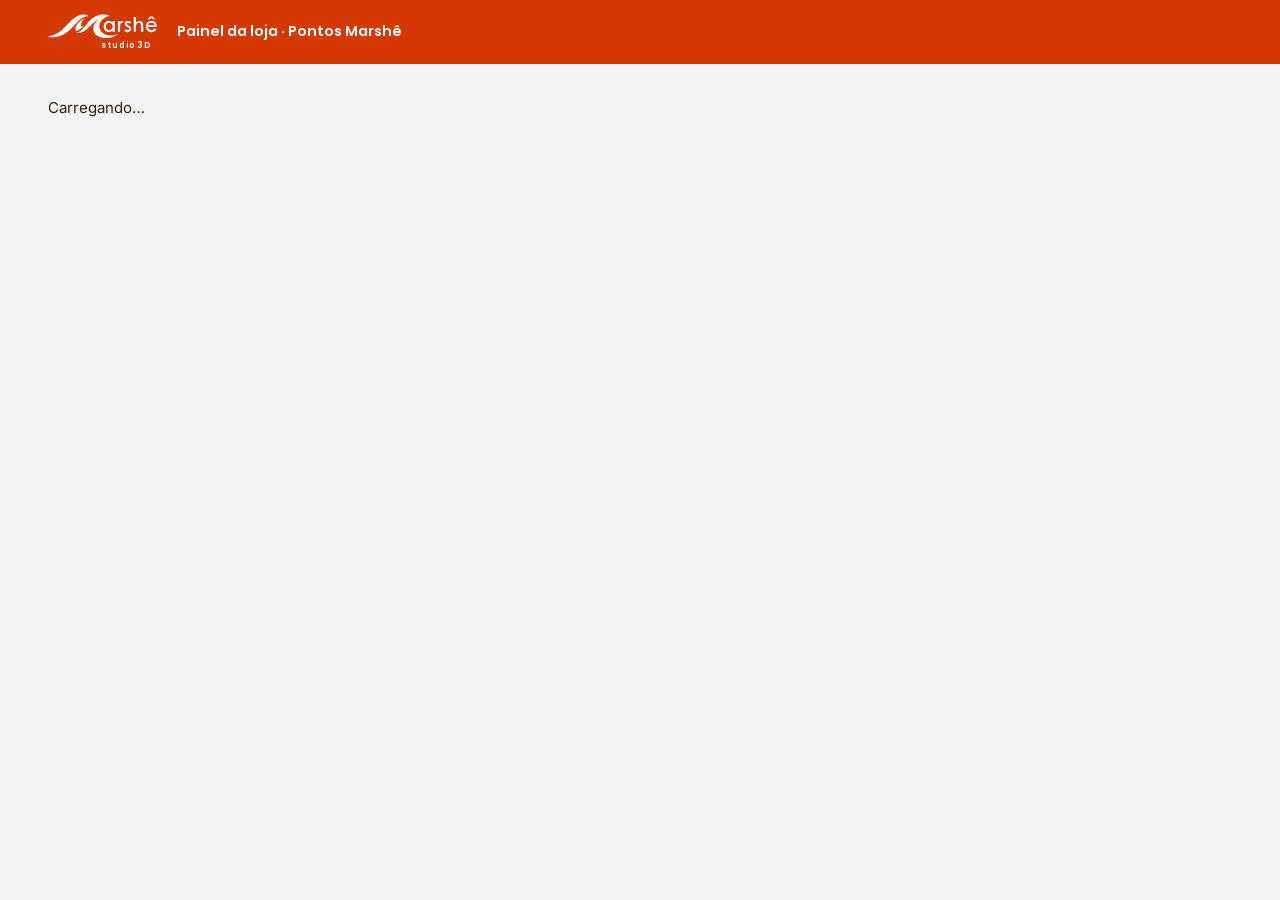
<file: admin.html>
<!doctype html>
<html lang="pt-BR">
<head>
  <meta charset="utf-8">
  <meta name="viewport" content="width=device-width, initial-scale=1">
  <meta name="robots" content="noindex, nofollow">
  <title>Painel da loja · Marshê Studio 3D</title>
  <link rel="icon" type="image/png" href="assets/logo/favicon.png">
  <link rel="stylesheet" href="css/style.css">
  <link rel="stylesheet" href="css/admin.css">
</head>
<body class="adm">
  <svg width="0" height="0" style="position:absolute" aria-hidden="true">
    <symbol id="i-wa" viewBox="0 0 24 24"><path fill="currentColor" d="M12 2a10 10 0 0 0-8.6 15.1L2 22l5-1.3A10 10 0 1 0 12 2Zm0 18.2a8.2 8.2 0 0 1-4.2-1.2l-.3-.2-3 .8.8-2.9-.2-.3A8.2 8.2 0 1 1 12 20.2Z"/></symbol>
  </svg>
  <header class="adm__top">
    <div class="wrap adm__top-in">
      <span class="logo"><img src="assets/logo/logo-branca.svg" width="600" height="132" alt="Marshê"><span class="logo__sub">studio 3D</span></span>
      <strong class="adm__title">Painel da loja · Pontos Marshê</strong>
      <button type="button" class="link-btn adm__sair" data-sair hidden>Sair</button>
    </div>
  </header>
  <main class="wrap adm__main" data-app>
    <p>Carregando…</p>
  </main>
  <script src="js/config.js"></script>
  <script type="module" src="js/admin.js"></script>
</body>
</html>
</file>
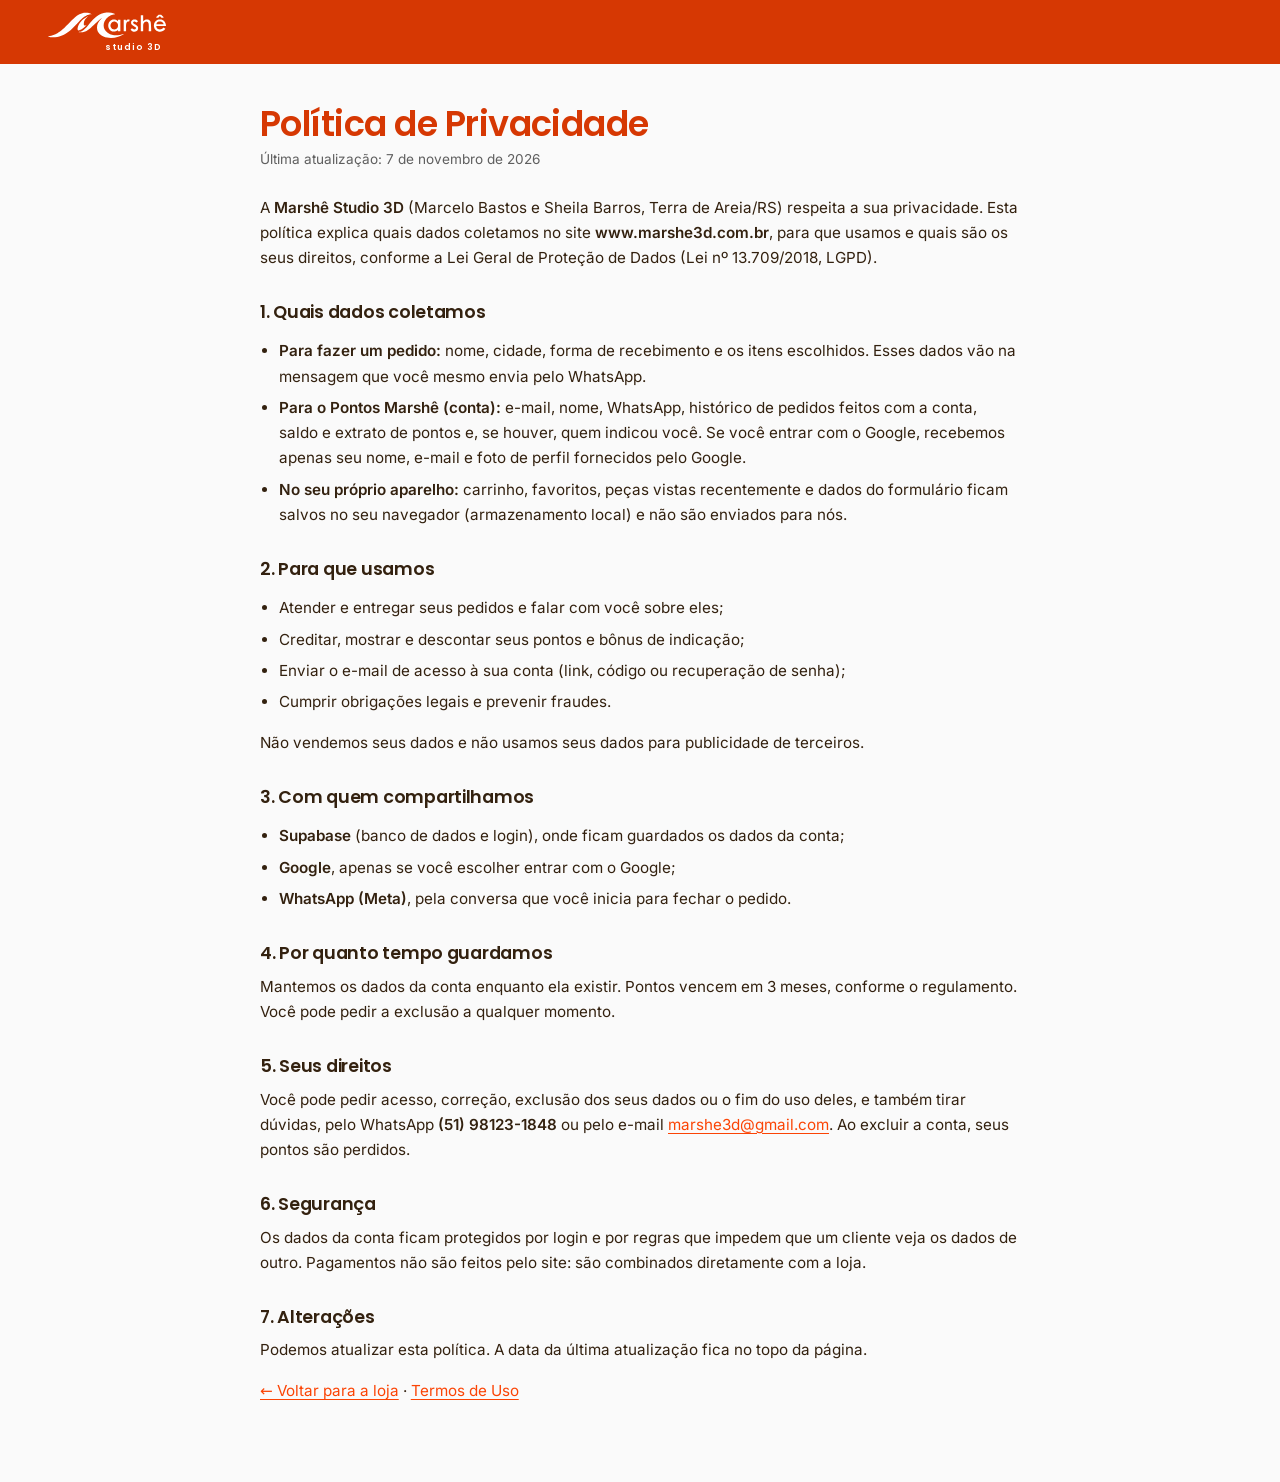
<file: privacidade.html>
<!doctype html>
<html lang="pt-BR">
<head>
  <meta charset="utf-8">
  <meta name="viewport" content="width=device-width, initial-scale=1">
  <title>Política de Privacidade · Marshê Studio 3D</title>
  <meta name="description" content="Como a Marshê Studio 3D coleta, usa e protege seus dados pessoais.">
  <link rel="canonical" href="https://www.marshe3d.com.br/privacidade.html">
  <link rel="icon" type="image/png" href="assets/logo/favicon.png">
  <link rel="stylesheet" href="css/style.css">
  <link rel="stylesheet" href="css/legal.css">
</head>
<body class="legal">
  <header class="legal__top"><div class="wrap"><a class="logo" href="./"><img src="assets/logo/logo-branca.svg" width="600" height="132" alt="Marshê"><span class="logo__sub">studio 3D</span></a></div></header>
  <main class="wrap legal__main">
    <h1>Política de Privacidade</h1>
    <p class="legal__date">Última atualização: 7 de novembro de 2026</p>

    <p>A <strong>Marshê Studio 3D</strong> (Marcelo Bastos e Sheila Barros, Terra de Areia/RS) respeita a sua privacidade. Esta política explica quais dados coletamos no site <strong>www.marshe3d.com.br</strong>, para que usamos e quais são os seus direitos, conforme a Lei Geral de Proteção de Dados (Lei nº 13.709/2018, LGPD).</p>

    <h2>1. Quais dados coletamos</h2>
    <ul>
      <li><strong>Para fazer um pedido:</strong> nome, cidade, forma de recebimento e os itens escolhidos. Esses dados vão na mensagem que você mesmo envia pelo WhatsApp.</li>
      <li><strong>Para o Pontos Marshê (conta):</strong> e-mail, nome, WhatsApp, histórico de pedidos feitos com a conta, saldo e extrato de pontos e, se houver, quem indicou você. Se você entrar com o Google, recebemos apenas seu nome, e-mail e foto de perfil fornecidos pelo Google.</li>
      <li><strong>No seu próprio aparelho:</strong> carrinho, favoritos, peças vistas recentemente e dados do formulário ficam salvos no seu navegador (armazenamento local) e não são enviados para nós.</li>
    </ul>

    <h2>2. Para que usamos</h2>
    <ul>
      <li>Atender e entregar seus pedidos e falar com você sobre eles;</li>
      <li>Creditar, mostrar e descontar seus pontos e bônus de indicação;</li>
      <li>Enviar o e-mail de acesso à sua conta (link, código ou recuperação de senha);</li>
      <li>Cumprir obrigações legais e prevenir fraudes.</li>
    </ul>
    <p>Não vendemos seus dados e não usamos seus dados para publicidade de terceiros.</p>

    <h2>3. Com quem compartilhamos</h2>
    <ul>
      <li><strong>Supabase</strong> (banco de dados e login), onde ficam guardados os dados da conta;</li>
      <li><strong>Google</strong>, apenas se você escolher entrar com o Google;</li>
      <li><strong>WhatsApp (Meta)</strong>, pela conversa que você inicia para fechar o pedido.</li>
    </ul>

    <h2>4. Por quanto tempo guardamos</h2>
    <p>Mantemos os dados da conta enquanto ela existir. Pontos vencem em 3 meses, conforme o regulamento. Você pode pedir a exclusão a qualquer momento.</p>

    <h2>5. Seus direitos</h2>
    <p>Você pode pedir acesso, correção, exclusão dos seus dados ou o fim do uso deles, e também tirar dúvidas, pelo WhatsApp <strong>(51) 98123-1848</strong> ou pelo e-mail <a href="mailto:marshe3d@gmail.com">marshe3d@gmail.com</a>. Ao excluir a conta, seus pontos são perdidos.</p>

    <h2>6. Segurança</h2>
    <p>Os dados da conta ficam protegidos por login e por regras que impedem que um cliente veja os dados de outro. Pagamentos não são feitos pelo site: são combinados diretamente com a loja.</p>

    <h2>7. Alterações</h2>
    <p>Podemos atualizar esta política. A data da última atualização fica no topo da página.</p>

    <p><a href="./">← Voltar para a loja</a> · <a href="termos.html">Termos de Uso</a></p>
  </main>
</body>
</html>
</file>
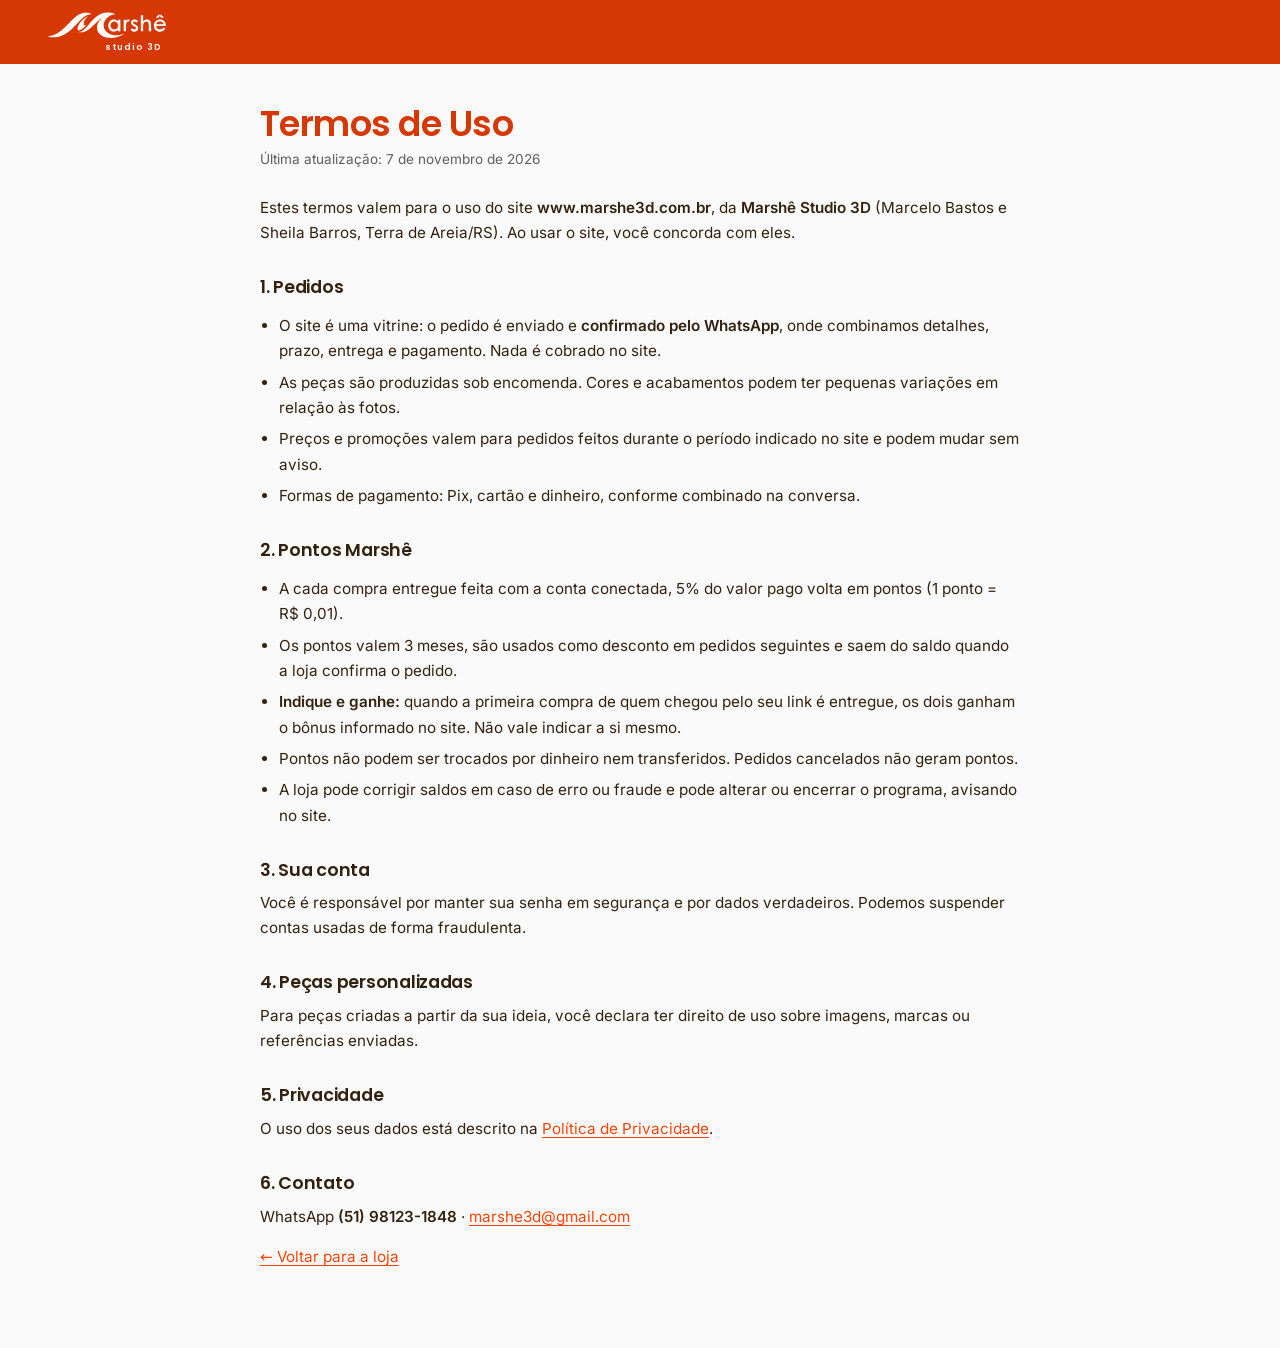
<file: termos.html>
<!doctype html>
<html lang="pt-BR">
<head>
  <meta charset="utf-8">
  <meta name="viewport" content="width=device-width, initial-scale=1">
  <title>Termos de Uso · Marshê Studio 3D</title>
  <meta name="description" content="Termos de uso da loja e do programa Pontos Marshê.">
  <link rel="canonical" href="https://www.marshe3d.com.br/termos.html">
  <link rel="icon" type="image/png" href="assets/logo/favicon.png">
  <link rel="stylesheet" href="css/style.css">
  <link rel="stylesheet" href="css/legal.css">
</head>
<body class="legal">
  <header class="legal__top"><div class="wrap"><a class="logo" href="./"><img src="assets/logo/logo-branca.svg" width="600" height="132" alt="Marshê"><span class="logo__sub">studio 3D</span></a></div></header>
  <main class="wrap legal__main">
    <h1>Termos de Uso</h1>
    <p class="legal__date">Última atualização: 7 de novembro de 2026</p>

    <p>Estes termos valem para o uso do site <strong>www.marshe3d.com.br</strong>, da <strong>Marshê Studio 3D</strong> (Marcelo Bastos e Sheila Barros, Terra de Areia/RS). Ao usar o site, você concorda com eles.</p>

    <h2>1. Pedidos</h2>
    <ul>
      <li>O site é uma vitrine: o pedido é enviado e <strong>confirmado pelo WhatsApp</strong>, onde combinamos detalhes, prazo, entrega e pagamento. Nada é cobrado no site.</li>
      <li>As peças são produzidas sob encomenda. Cores e acabamentos podem ter pequenas variações em relação às fotos.</li>
      <li>Preços e promoções valem para pedidos feitos durante o período indicado no site e podem mudar sem aviso.</li>
      <li>Formas de pagamento: Pix, cartão e dinheiro, conforme combinado na conversa.</li>
    </ul>

    <h2>2. Pontos Marshê</h2>
    <ul>
      <li>A cada compra entregue feita com a conta conectada, 5% do valor pago volta em pontos (1 ponto = R$ 0,01).</li>
      <li>Os pontos valem 3 meses, são usados como desconto em pedidos seguintes e saem do saldo quando a loja confirma o pedido.</li>
      <li><strong>Indique e ganhe:</strong> quando a primeira compra de quem chegou pelo seu link é entregue, os dois ganham o bônus informado no site. Não vale indicar a si mesmo.</li>
      <li>Pontos não podem ser trocados por dinheiro nem transferidos. Pedidos cancelados não geram pontos.</li>
      <li>A loja pode corrigir saldos em caso de erro ou fraude e pode alterar ou encerrar o programa, avisando no site.</li>
    </ul>

    <h2>3. Sua conta</h2>
    <p>Você é responsável por manter sua senha em segurança e por dados verdadeiros. Podemos suspender contas usadas de forma fraudulenta.</p>

    <h2>4. Peças personalizadas</h2>
    <p>Para peças criadas a partir da sua ideia, você declara ter direito de uso sobre imagens, marcas ou referências enviadas.</p>

    <h2>5. Privacidade</h2>
    <p>O uso dos seus dados está descrito na <a href="privacidade.html">Política de Privacidade</a>.</p>

    <h2>6. Contato</h2>
    <p>WhatsApp <strong>(51) 98123-1848</strong> · <a href="mailto:marshe3d@gmail.com">marshe3d@gmail.com</a></p>

    <p><a href="./">← Voltar para a loja</a></p>
  </main>
</body>
</html>
</file>
<file: css/style.css>
/* ==========================================================
   Marshê Studio 3D · identidade laranja + branco
   Troque as cores abaixo para ajustar o site inteiro.
   ========================================================== */
@font-face { font-family: "Poppins"; font-style: normal; font-weight: 600; font-display: swap; src: url(../assets/fonts/poppins-600.woff2) format("woff2"); }
@font-face { font-family: "Poppins"; font-style: normal; font-weight: 700; font-display: swap; src: url(../assets/fonts/poppins-700.woff2) format("woff2"); }
@font-face { font-family: "Inter"; font-style: normal; font-weight: 400 600; font-display: swap; src: url(../assets/fonts/inter-latin.woff2) format("woff2"); }

:root {
  --laranja: #FB4405;          /* laranja da marca: fundos e detalhes grandes */
  --laranja-claro: #FF5C1F;
  --laranja-escuro: #D63803;   /* botões, títulos e fundos com texto branco (contraste AA) */
  --laranja-profundo: #FB4405; /* laranja da identidade (antes #A82C02, mais escuro) */
  --claro: #FAFAFA;            /* off-white do fundo da página */
  --claro-escuro: #F2F2F2;     /* off-white mais fechado (campos, detalhes) */
  --linha: #E4E4E4;
  --tinta: #33210F;            /* texto (marrom, nunca preto) */
  --tinta-suave: #5F5F5F;
  --branco: #fff;
  --wa: #0F7F3A;               /* verde do WhatsApp, escurecido para ler bem com texto branco */
  --wa-escuro: #0B6A30;

  --font: "Inter", system-ui, -apple-system, "Segoe UI", Roboto, sans-serif;
  --font-titulo: "Poppins", "Century Gothic", system-ui, sans-serif;
  --r-sm: 10px;
  --r: 18px;
  --r-lg: 28px;
  --shadow-sm: 0 2px 10px rgba(251, 68, 5, .07);
  --shadow: 0 10px 30px rgba(251, 68, 5, .14);
  --shadow-lg: 0 28px 60px -18px rgba(120, 32, 2, .35);
  --overlay: rgba(60, 20, 5, .45);
  /* Movimento: personalidade "Corporate", com toque lúdico só nos momentos de sucesso */
  --ease-standard: cubic-bezier(.2, 0, 0, 1);       /* curva-assinatura (80% das animações) */
  --ease-enter: cubic-bezier(.05, .7, .1, 1);       /* entradas: desacelera */
  --ease-exit: cubic-bezier(.3, 0, 1, 1);           /* saídas: acelera */
  --ease-pop: cubic-bezier(.175, .885, .32, 1.275); /* sucesso: leve overshoot */
  --ease-ambient: cubic-bezier(.45, 0, .55, 1);     /* loops suaves */
  --t-press: 90ms;   /* toque/clique */
  --t-hover: 140ms;  /* entrada do hover */
  --t-fast: 200ms;   /* saída de hover, troca de estado */
  --t-base: 300ms;   /* cards, toasts */
  --t-slow: 400ms;   /* gaveta, modal */
  --ease: var(--ease-standard);
  --ease-out: var(--ease-enter);
  --header-h: 64px;
}

*, *::before, *::after { box-sizing: border-box; }
html { scroll-behavior: smooth; scroll-padding-top: calc(var(--header-h) + 12px); -webkit-text-size-adjust: 100%; }
body {
  margin: 0; font-family: var(--font); font-size: 1.0625rem; line-height: 1.6;
  color: var(--tinta); background: var(--claro);
  -webkit-font-smoothing: antialiased; overflow-x: hidden;
}
body.lock { overflow: hidden; }
img { display: block; max-width: 100%; height: auto; }
a { color: var(--laranja-profundo); text-underline-offset: 3px; }
h1, h2, h3 { font-family: var(--font-titulo); line-height: 1.15; letter-spacing: -.01em; margin: 0 0 .5em; font-weight: 700; color: var(--laranja-escuro); }
h2 { font-size: clamp(1.85rem, 4.2vw, 2.7rem); }
h3 { font-size: 1.15rem; font-weight: 600; }
p { margin: 0 0 1em; }
button, input, select, textarea { font: inherit; color: inherit; }
button { cursor: pointer; }
:focus-visible { outline: 3px solid var(--laranja-profundo); outline-offset: 3px; border-radius: 6px; }
mark { background: #FFE27A; color: var(--tinta); padding: 0 .2em; border-radius: 4px; }
[hidden] { display: none !important; }

.wrap { width: min(1160px, 100% - 2.5rem); margin-inline: auto; }
.sr { position: absolute; width: 1px; height: 1px; overflow: hidden; clip: rect(0 0 0 0); white-space: nowrap; }
.skip { position: absolute; left: 1rem; top: -100px; z-index: 100; background: var(--laranja-profundo); color: #fff; padding: .7rem 1rem; border-radius: var(--r-sm); }
.skip:focus { top: 1rem; }
.ico { width: 1.25em; height: 1.25em; flex: none; }
.noscript { text-align: center; padding: 2rem; }

.eyebrow {
  display: inline-flex; align-items: center; gap: .5em;
  font-family: var(--font-titulo); font-size: .78rem; font-weight: 600; letter-spacing: .14em; text-transform: uppercase;
  color: var(--laranja-profundo); margin-bottom: .8rem;
}
.eyebrow::before { content: ""; width: 22px; height: 2px; background: currentColor; border-radius: 2px; }
.eyebrow--light { color: #fff; }
.selo {
  display: inline-block; margin: 0 0 1rem; padding: .4rem .95rem; border-radius: 999px;
  background: rgba(255, 255, 255, .16); color: #fff; font-weight: 600; font-size: .85rem;
  border: 1px solid rgba(255, 255, 255, .3);
}

/* ---------- Botões ---------- */
.btn {
  --bg: var(--laranja-escuro); --fg: #fff;
  position: relative; display: inline-flex; align-items: center; justify-content: center; gap: .55em;
  min-height: 48px; padding: .75rem 1.4rem; border: 2px solid transparent; border-radius: 999px;
  background: var(--bg); color: var(--fg);
  font-family: var(--font-titulo); font-weight: 600; font-size: 1rem; line-height: 1.1; text-decoration: none; text-align: center;
  transition: transform .25s var(--ease), background-color .2s, box-shadow .25s var(--ease), color .2s, border-color .2s;
  -webkit-tap-highlight-color: transparent; overflow: hidden; isolation: isolate;
}
.btn:hover { transform: translateY(-2px); box-shadow: var(--shadow); }
.btn:active { transform: translateY(0) scale(.97); box-shadow: none; transition-duration: .08s; }
.btn .ico { transition: transform .25s var(--ease); }
.btn:hover .ico { transform: translateX(2px); }
.btn--lg { min-height: 56px; padding: .9rem 1.6rem; font-size: 1.05rem; }
.btn--block { width: 100%; }
.btn--primary { --bg: var(--laranja-escuro); }
.btn--primary:hover { --bg: var(--laranja-profundo); }
.btn--ghost { --bg: transparent; --fg: var(--laranja-escuro); border-color: var(--laranja-escuro); }
.btn--ghost:hover { --bg: var(--laranja-escuro); --fg: #fff; }
.btn--white { --bg: #fff; --fg: var(--laranja-escuro); }
.btn--white:hover { --bg: var(--claro-escuro); --fg: var(--laranja-profundo); }
.btn--outline-white { --bg: transparent; --fg: #fff; border-color: #fff; }
.btn--outline-white:hover { --bg: #fff; --fg: var(--laranja-escuro); }
.btn--wa { --bg: var(--wa); }
.btn--wa:hover { --bg: var(--wa-escuro); }
.btn--wa .ico { width: 1.4em; height: 1.4em; }
.btn--primary::after, .btn--wa::after, .btn--white::after {
  content: ""; position: absolute; inset: 0; z-index: -1;
  background: linear-gradient(110deg, transparent 30%, rgba(255,255,255,.25) 50%, transparent 70%);
  transform: translateX(-120%); transition: transform .7s var(--ease);
}
.btn--white::after { background: linear-gradient(110deg, transparent 30%, rgba(251,68,5,.12) 50%, transparent 70%); }
.btn--primary:hover::after, .btn--wa:hover::after, .btn--white:hover::after { transform: translateX(120%); }

.icon-btn {
  display: grid; place-items: center; width: 44px; height: 44px; border: 0; border-radius: 50%;
  background: var(--claro-escuro); color: var(--laranja-escuro); transition: background-color .2s, transform .2s var(--ease);
}
.icon-btn:hover { background: var(--linha); }
.icon-btn:active { transform: scale(.92); }

/* ---------- Faixa + cabeçalho ---------- */
.topbar { background: var(--laranja-profundo); color: #fff; text-align: center; font-size: .85rem; padding: .5rem 1rem; line-height: 1.35; }
.topbar strong { font-weight: 700; }

.header {
  position: sticky; top: 0; z-index: 40; background: var(--laranja-escuro); color: #fff;
  transition: box-shadow .3s;
}
.header.is-scrolled { box-shadow: 0 4px 18px rgba(120, 32, 2, .3); }
.header__in { display: flex; align-items: center; gap: 1rem; height: var(--header-h); }
.logo { display: inline-flex; align-items: baseline; gap: .55rem; text-decoration: none; line-height: 1; }
.logo img { height: 28px; width: auto; }
.logo__sub { font-family: var(--font-titulo); font-size: .72rem; font-weight: 600; letter-spacing: .3em; color: #fff; }
.nav { display: none; margin-left: auto; gap: .25rem; }
.nav a { position: relative; padding: .6rem .85rem; color: #fff; text-decoration: none; font-weight: 600; font-size: .97rem; }
.nav a::after {
  content: ""; position: absolute; left: .85rem; right: .85rem; bottom: .35rem; height: 2px;
  background: #fff; transform: scaleX(0); transform-origin: left; transition: transform .3s var(--ease);
}
.nav a:hover::after { transform: scaleX(1); }
.cart-btn {
  position: relative; margin-left: auto; display: inline-flex; align-items: center; gap: .5rem;
  min-height: 46px; padding: .55rem 1rem; border: 0; border-radius: 999px;
  background: #fff; color: var(--laranja-escuro); font-family: var(--font-titulo); font-weight: 600;
  transition: transform .2s var(--ease), background-color .2s;
}
.cart-btn:hover { background: var(--claro-escuro); }
.cart-btn:active { transform: scale(.95); }
.cart-btn__label { display: none; }
.cart-btn__count {
  min-width: 22px; height: 22px; padding: 0 6px; border-radius: 11px;
  background: var(--laranja-escuro); color: #fff; font-size: .78rem; font-weight: 700; display: inline-grid; place-items: center;
}
.cart-btn.bump { animation: bump .5s var(--ease); }
@keyframes bump { 30% { transform: scale(1.14); } 60% { transform: scale(.96); } }
.header :focus-visible, .hero :focus-visible, .custom :focus-visible, .footer :focus-visible, .topbar :focus-visible { outline-color: #fff; }

/* ---------- Hero ---------- */
.hero {
  position: relative; overflow: hidden; isolation: isolate; color: #fff;
  padding: 1.25rem 0 3.5rem;
  background:
    radial-gradient(60% 55% at 50% 22%, rgba(255, 92, 31, .9), transparent 70%),
    var(--laranja-escuro);
}
.hero::before { /* marca-d'água da onda, como na identidade */
  content: ""; position: absolute; z-index: -1; right: -18%; bottom: -6%; width: 110%; aspect-ratio: 774 / 267;
  background: url(../assets/img/onda-marca.png) center / contain no-repeat; opacity: .07; pointer-events: none;
}
.hero__in { display: grid; gap: 1.5rem; align-items: center; }
.hero__title { color: #fff; font-size: clamp(2.3rem, 9vw, 4.4rem); line-height: 1.05; letter-spacing: -.02em; margin-bottom: 1rem; }
.hl { color: #fff; white-space: nowrap; }
.hero__lead { font-size: clamp(1.05rem, 2.4vw, 1.2rem); color: #fff; max-width: 38ch; }
.hero__cta { display: flex; flex-wrap: wrap; gap: .75rem; margin: 1.5rem 0 1rem; }
.hero__cta .btn { flex: 1 1 220px; }
.hero__note { display: flex; align-items: center; gap: .5rem; font-size: .92rem; color: #fff; margin: 0; }

.hero__media { position: relative; justify-self: center; width: 100%; order: -1; }
.hero__frame {
  position: relative; aspect-ratio: 16 / 11; border-radius: 160px 160px var(--r-lg) var(--r-lg);
  overflow: hidden; background: var(--laranja); box-shadow: var(--shadow-lg); will-change: transform;
  border: 4px solid rgba(255, 255, 255, .9);
}
.hero__frame picture { display: block; height: 100%; }
.hero__img { width: 100%; height: 115%; object-fit: cover; will-change: transform; }
.hero__frame model-viewer { width: 100%; height: 100%; --poster-color: transparent; background: radial-gradient(circle at 50% 40%, #fff, var(--claro-escuro) 70%); }
.hero__chip {
  position: absolute; left: .75rem; bottom: .75rem; display: flex; flex-direction: column; gap: .05rem;
  padding: .55rem .9rem; border-radius: var(--r); background: #fff; color: var(--tinta); text-decoration: none; box-shadow: var(--shadow);
  transition: transform .3s var(--ease); animation: float 5s ease-in-out infinite;
}
.hero__chip:hover { transform: translateY(-3px) scale(1.03); }
.hero__chip-name { font-size: .82rem; color: var(--tinta-suave); font-weight: 600; }
.hero__chip-price { font-family: var(--font-titulo); font-size: 1.15rem; font-weight: 700; color: var(--laranja-escuro); }
@keyframes float { 50% { translate: 0 -6px; } }

/* ---------- Confiança ---------- */
.trust { background: #fff; border-bottom: 1px solid var(--linha); }
.trust__list { list-style: none; margin: 0 auto; padding: 1.25rem 0; display: grid; grid-template-columns: repeat(2, 1fr); gap: 1.1rem .75rem; }
.trust li { display: flex; align-items: center; gap: .7rem; font-size: .86rem; line-height: 1.3; color: var(--tinta-suave); }
.trust li strong { display: block; color: var(--laranja-escuro); font-family: var(--font-titulo); font-weight: 600; font-size: .95rem; }
.trust .ico { width: 38px; height: 38px; padding: 8px; border-radius: 50%; background: var(--claro-escuro); color: var(--laranja-escuro); }

/* ---------- Seções ---------- */
.section { padding: clamp(3.5rem, 9vw, 6rem) 0; }
.section__head { max-width: 680px; margin-bottom: 2rem; }
.section__lead { font-size: 1.08rem; color: var(--tinta-suave); }
.sub { margin: 3rem 0 1.25rem; font-size: 1.3rem; }

/* ---------- Filtros ---------- */
.filters { display: grid; gap: .8rem; margin-bottom: 1.5rem; }
.search {
  display: flex; align-items: center; gap: .6rem; min-height: 52px; padding: 0 1rem;
  background: #fff; border: 2px solid var(--linha); border-radius: 999px; transition: border-color .2s, box-shadow .2s;
}
.search:focus-within { border-color: var(--laranja); box-shadow: 0 0 0 4px rgba(251, 68, 5, .12); }
.search .ico { color: var(--laranja-escuro); }
.search input { flex: 1; min-width: 0; border: 0; background: none; outline: none; padding: .8rem 0; font-size: 1rem; }
.search input::placeholder { color: var(--tinta-suave); }
.chips { display: flex; gap: .5rem; overflow-x: auto; scrollbar-width: none; margin-inline: -1.25rem; padding: .2rem 1.25rem; scroll-snap-type: x proximity; }
.chips::-webkit-scrollbar { display: none; }
.chip {
  flex: none; scroll-snap-align: start; min-height: 42px; padding: .5rem 1rem; border-radius: 999px;
  border: 2px solid var(--linha); background: #fff; color: var(--laranja-escuro);
  font-family: var(--font-titulo); font-weight: 600; font-size: .9rem;
  transition: background-color .2s, color .2s, border-color .2s, transform .2s var(--ease);
}
.chip:hover { border-color: var(--laranja); }
.chip:active { transform: scale(.95); }
.chip[aria-pressed="true"] { background: var(--laranja-escuro); border-color: var(--laranja-escuro); color: #fff; }
.chip__n { font-weight: 400; margin-left: .3em; }
.sort select {
  width: 100%; min-height: 48px; padding: .6rem 2.5rem .6rem 1rem;
  border: 2px solid var(--linha); border-radius: 999px; background: #fff; color: var(--laranja-escuro);
  appearance: none; -webkit-appearance: none; font-weight: 600;
  background-image: url("data:image/svg+xml,%3Csvg xmlns='http://www.w3.org/2000/svg' viewBox='0 0 24 24'%3E%3Cpath fill='none' stroke='%23D63803' stroke-width='2' stroke-linecap='round' d='m6 9 6 6 6-6'/%3E%3C/svg%3E");
  background-repeat: no-repeat; background-position: right 1rem center; background-size: 18px;
}
.sort select:hover { border-color: var(--laranja); }

/* ---------- Cards ---------- */
.grid { display: grid; grid-template-columns: repeat(2, minmax(0, 1fr)); gap: 1.1rem .85rem; perspective: 1200px; }
.card {
  isolation: isolate;
  position: relative; display: flex; flex-direction: column; background: #fff; border-radius: var(--r); box-shadow: var(--shadow);
  transform-style: preserve-3d; transition: transform .45s var(--ease-out), box-shadow .35s var(--ease);
  animation: cardIn .5s var(--ease-out) both; animation-delay: calc(var(--i, 0) * 45ms);
}
@keyframes cardIn { from { opacity: 0; transform: translateY(16px); } }
.card:hover { box-shadow: 0 18px 40px rgba(251, 68, 5, .2); }
.card__media { position: relative; display: block; aspect-ratio: 4 / 5; overflow: hidden; border-radius: var(--r) var(--r) 0 0; background: linear-gradient(135deg, var(--claro-escuro), var(--claro)); }
.card__media img { position: absolute; inset: 0; width: 100%; height: 100%; object-fit: cover; transition: opacity .5s var(--ease), transform .8s var(--ease-out); }
.card__media .alt { opacity: 0; }
@media (hover: hover) {
  .card:hover .card__media .alt { opacity: 1; }
  .card:hover .card__media img { transform: scale(1.04); }
}
.badges { position: absolute; top: .6rem; left: .6rem; display: flex; flex-wrap: wrap; gap: .3rem; z-index: 2; pointer-events: none; }
.badge { padding: .25rem .6rem; border-radius: 999px; font-size: .72rem; font-weight: 600; line-height: 1.2; background: #fff; color: var(--laranja-profundo); box-shadow: var(--shadow-sm); }
.badge--hot { background: var(--laranja-escuro); color: #fff; }
.badge--new { background: var(--laranja-profundo); color: #fff; }
.card__body { display: flex; flex-direction: column; gap: .3rem; padding: .85rem .85rem 1rem; flex: 1; }
.card__cat { font-size: .72rem; font-weight: 600; color: var(--tinta-suave); text-transform: uppercase; letter-spacing: .08em; }
.card__title { font-size: 1rem; font-weight: 600; line-height: 1.25; margin: 0; color: var(--laranja-escuro); }
.card__title a { color: inherit; text-decoration: none; }
.card__title a::after { content: ""; position: absolute; inset: 0; z-index: 1; border-radius: var(--r); }
.card__foot { display: flex; align-items: center; justify-content: space-between; gap: .5rem; margin-top: auto; padding-top: .4rem; flex-wrap: wrap; }
.price { font-family: var(--font-titulo); font-weight: 700; font-size: 1.2rem; color: var(--laranja-escuro); white-space: nowrap; }
.price small { display: block; font-family: var(--font); font-size: .72rem; font-weight: 600; color: var(--tinta-suave); }
.card__add {
  position: relative; z-index: 2; display: inline-flex; align-items: center; gap: .35rem; min-height: 44px; padding: .5rem .95rem;
  border: 0; border-radius: 999px; background: var(--laranja-escuro); color: #fff;
  font-family: var(--font-titulo); font-weight: 600; font-size: .88rem;
  transition: background-color .2s, transform .2s var(--ease);
}
.card__add:hover { background: var(--laranja-profundo); }
.card__add:active { transform: scale(.94); }
.card__add .ico { width: 1.1em; height: 1.1em; }
.card__add.is-done { background: var(--wa); }
.empty { text-align: center; color: var(--tinta-suave); padding: 2rem 0; }

/* placeholder de foto */
.ph {
  position: absolute; inset: 0; display: grid; place-items: center; text-align: center;
  background: radial-gradient(120% 80% at 50% 110%, rgba(251, 68, 5, .18), transparent 60%), linear-gradient(160deg, var(--claro) 0%, var(--claro-escuro) 100%);
  color: var(--laranja-profundo); padding: 1rem;
}
.ph::before {
  content: ""; position: absolute; inset: 30% 18% 38%; background: var(--laranja); opacity: .28;
  -webkit-mask: url(../assets/logo/onda.png) center / contain no-repeat; mask: url(../assets/logo/onda.png) center / contain no-repeat;
}
.ph__tag { position: relative; align-self: end; font-size: .72rem; font-weight: 600; letter-spacing: .06em; text-transform: uppercase; padding: .3rem .65rem; border: 1.5px dashed currentColor; border-radius: 999px; }
.ph--photo { position: relative; }

/* ---------- Revelação ao rolar ---------- */
.reveal { opacity: 0; transform: translateY(24px); transition: opacity .8s var(--ease-out), transform .8s var(--ease-out); }
.reveal.is-in { opacity: 1; transform: none; }

/* ---------- Quantidade (pêssego) ---------- */
.bulk { background: var(--claro-escuro); position: relative; overflow: hidden; isolation: isolate; }
.bulk::before {
  content: ""; position: absolute; z-index: -1; left: -15%; bottom: -25%; width: 80%; aspect-ratio: 774 / 267; background: var(--laranja); opacity: .07; pointer-events: none;
  -webkit-mask: url(../assets/img/onda-marca.png) center / contain no-repeat; mask: url(../assets/img/onda-marca.png) center / contain no-repeat;
}
.bulk__in { display: grid; gap: 2rem; align-items: center; position: relative; }
.bulk p { color: var(--tinta-suave); font-size: 1.08rem; max-width: 46ch; }
.bulk__tags { list-style: none; padding: 0; margin: 1.25rem 0 0; display: flex; flex-wrap: wrap; gap: .5rem; }
.bulk__tags li { padding: .45rem .9rem; border-radius: 999px; background: #fff; color: var(--laranja-escuro); font-weight: 600; font-size: .9rem; box-shadow: var(--shadow-sm); }

/* ---------- Formulários ---------- */
.card-form { display: grid; gap: .9rem; padding: clamp(1.25rem, 4vw, 2rem); background: #fff; color: var(--tinta); border-radius: var(--r-lg); box-shadow: var(--shadow-lg); }
.card-form h3 { font-size: 1.35rem; margin: 0 0 .2rem; }
label { display: grid; gap: .35rem; font-weight: 600; font-size: .92rem; }
.opt { font-weight: 400; color: var(--tinta-suave); }
input[type="text"], input[type="number"], input[type="search"], select, textarea { -webkit-appearance: none; appearance: none; }
.card-form input, .card-form select, .card-form textarea, .checkout input[type="text"] {
  width: 100%; min-height: 50px; padding: .7rem .95rem; border: 2px solid var(--linha); border-radius: var(--r-sm); background: var(--claro);
  font-weight: 400; font-size: 1rem; transition: border-color .2s, box-shadow .2s, background-color .2s;
}
.card-form input::placeholder, .card-form textarea::placeholder { color: #7A7A7A; }
.card-form select {
  background-image: url("data:image/svg+xml,%3Csvg xmlns='http://www.w3.org/2000/svg' viewBox='0 0 24 24'%3E%3Cpath fill='none' stroke='%23D63803' stroke-width='2' stroke-linecap='round' d='m6 9 6 6 6-6'/%3E%3C/svg%3E");
  background-repeat: no-repeat; background-position: right .9rem center; background-size: 18px; padding-right: 2.5rem;
}
.card-form textarea { resize: vertical; min-height: 96px; }
.card-form input:focus, .card-form select:focus, .card-form textarea:focus, .checkout input[type="text"]:focus {
  outline: none; border-color: var(--laranja); background: #fff; box-shadow: 0 0 0 4px rgba(251, 68, 5, .12);
}
.is-invalid { border-color: var(--laranja-escuro) !important; box-shadow: 0 0 0 4px rgba(214, 56, 3, .18) !important; animation: shake .35s; }
@keyframes shake { 25% { translate: -4px 0; } 75% { translate: 4px 0; } }
.row2 { display: grid; grid-template-columns: 1fr 1fr; gap: .75rem; }
.hint { font-size: .88rem; color: var(--tinta-suave); margin: -.2rem 0 0; }

/* ---------- Personalizados (laranja, como no original) ---------- */
.custom { position: relative; overflow: hidden; isolation: isolate; color: #fff; background: linear-gradient(165deg, var(--laranja-escuro) 0%, var(--laranja-profundo) 100%); }
.custom::before {
  content: ""; position: absolute; z-index: -1; left: 50%; top: 18%; width: 120%; aspect-ratio: 774 / 267; translate: -50% 0;
  background: url(../assets/img/onda-marca.png) center / contain no-repeat; opacity: .06; pointer-events: none;
}
.custom h2, .custom .sub { color: #fff; }
.custom .section__lead { color: #fff; }
.steps { list-style: none; padding: 0; margin: 0; display: grid; gap: 1rem; }
.steps li {
  position: relative; display: grid; grid-template-columns: 96px 1fr; column-gap: 1rem; align-items: center;
  padding: 1.2rem; background: #fff; color: var(--tinta); border-radius: var(--r); box-shadow: var(--shadow-lg);
}
.steps__img { grid-row: span 3; width: 96px; height: 96px; object-fit: contain; }
.steps p { color: var(--tinta-suave); margin: 0; font-size: .97rem; }
.steps h3 { margin: .45rem 0 .25rem; }
.steps__n {
  display: grid; place-items: center; width: 34px; height: 34px; border-radius: 50%;
  background: var(--laranja-escuro); color: #fff; font-family: var(--font-titulo); font-weight: 700; font-size: 1rem;
}
.examples {
  display: grid; grid-auto-flow: column; grid-auto-columns: 62%; gap: .85rem; overflow-x: auto; scroll-snap-type: x mandatory; scrollbar-width: none;
  margin-inline: -1.25rem; padding: 0 1.25rem .5rem;
}
.examples::-webkit-scrollbar { display: none; }
.examples figure { margin: 0; scroll-snap-align: start; }
.examples img { width: 100%; aspect-ratio: 4 / 5; object-fit: cover; border-radius: var(--r); background: rgba(255,255,255,.12); border: 3px solid rgba(255, 255, 255, .85); }
.examples figcaption { font-weight: 600; font-size: .95rem; margin-top: .55rem; color: #fff; }
.custom__form { margin-top: 2.5rem; max-width: 720px; }

/* ---------- Sobre ---------- */
.about { background: #fff; }
.about__in { display: grid; gap: 2rem; align-items: center; }
.about__photo { aspect-ratio: 4 / 5; border-radius: 200px 200px var(--r-lg) var(--r-lg); overflow: hidden; max-width: 400px; width: 100%; justify-self: center; }
.about__photo img { width: 100%; height: 100%; object-fit: cover; }
.about__text p { color: var(--tinta-suave); font-size: 1.05rem; max-width: 54ch; }
.about__text strong { color: var(--tinta); }
.about__text .about__sign { font-family: var(--font-titulo); font-weight: 700; color: var(--laranja-escuro); font-size: 1.15rem; }

/* ---------- Depoimentos ---------- */
.reviews { background: var(--claro); }
.reviews__list { display: grid; gap: 1rem; }
.review { margin: 0; padding: 1.5rem; background: #fff; border-radius: var(--r); box-shadow: var(--shadow-sm); }
.review p { font-size: 1.08rem; }
.review footer { font-size: .9rem; color: var(--tinta-suave); font-weight: 600; }
.review--ph { border: 2px dashed var(--linha); background: transparent; box-shadow: none; color: var(--tinta-suave); }

/* ---------- FAQ ---------- */
.faq { background: var(--claro-escuro); }
.faq__list { display: grid; gap: .65rem; }
.faq details { background: #fff; border-radius: var(--r); box-shadow: var(--shadow-sm); overflow: hidden; }
.faq summary {
  list-style: none; cursor: pointer; display: flex; justify-content: space-between; align-items: center; gap: 1rem;
  min-height: 60px; padding: 1rem 1.25rem; font-family: var(--font-titulo); font-weight: 600; font-size: 1.02rem; color: var(--laranja-escuro);
}
.faq summary::-webkit-details-marker { display: none; }
.faq summary::after {
  content: ""; flex: none; width: 28px; height: 28px; border-radius: 50%;
  background: var(--claro-escuro) url("data:image/svg+xml,%3Csvg xmlns='http://www.w3.org/2000/svg' viewBox='0 0 24 24'%3E%3Cpath fill='none' stroke='%23D63803' stroke-width='2.4' stroke-linecap='round' d='M12 6v12M6 12h12'/%3E%3C/svg%3E") center / 14px no-repeat;
  transition: transform .3s var(--ease), background-color .2s;
}
.faq details[open] summary::after { transform: rotate(45deg); }
.faq details p { padding: 0 1.25rem 1.2rem; margin: 0; color: var(--tinta-suave); }

/* ---------- Rodapé ---------- */
.footer { background: var(--laranja-escuro); color: #fff; padding: 3.5rem 0 6.5rem; position: relative; overflow: hidden; isolation: isolate; }
.footer::before {
  content: ""; position: absolute; z-index: -1; right: -20%; top: -30%; width: 90%; aspect-ratio: 774 / 267;
  background: url(../assets/img/onda-marca.png) center / contain no-repeat; opacity: .06;
}
.footer__in { display: grid; gap: 2rem; }
.footer__brand .logo { margin-bottom: 1rem; }
.footer__brand p { margin: 0 0 .35rem; }
.logo--footer img { height: 36px; }
.footer__local { font-size: .9rem; }
.footer__links { list-style: none; padding: 0; margin: 0; display: grid; gap: .25rem; }
.footer__links a { display: inline-flex; align-items: center; gap: .6rem; min-height: 44px; color: #fff; text-decoration: none; font-weight: 600; }
.footer__links a:hover { text-decoration: underline; }
.footer__copy { margin-top: 2.5rem; padding-top: 1.5rem; border-top: 1px solid rgba(255, 255, 255, .25); font-size: .85rem; }

/* ---------- WhatsApp flutuante ---------- */
.wa-float {
  position: fixed; right: 1rem; bottom: calc(1rem + env(safe-area-inset-bottom)); z-index: 45;
  display: grid; place-items: center; width: 60px; height: 60px; border-radius: 50%;
  background: var(--wa); color: #fff; box-shadow: 0 10px 25px -6px rgba(15, 127, 58, .55); transition: transform .3s var(--ease), opacity .3s;
}
.wa-float svg { width: 32px; height: 32px; }
.wa-float::before { content: ""; position: absolute; inset: 0; border-radius: 50%; border: 2px solid var(--wa); animation: ping 2.6s var(--ease-out) infinite; }
@keyframes ping { 0% { transform: scale(1); opacity: .7; } 70%, 100% { transform: scale(1.5); opacity: 0; } }
.wa-float:active { transform: scale(.92); }
body.lock .wa-float { opacity: 0; pointer-events: none; }

/* ---------- Gaveta do carrinho ---------- */
.scrim { position: fixed; inset: 0; z-index: 60; background: var(--overlay); opacity: 0; transition: opacity .35s var(--ease); -webkit-backdrop-filter: blur(2px); backdrop-filter: blur(2px); }
.scrim.is-on { opacity: 1; }
.drawer {
  position: fixed; top: 0; right: 0; bottom: 0; z-index: 61; width: min(440px, 100%); display: flex; flex-direction: column;
  background: var(--claro); box-shadow: var(--shadow-lg); transform: translateX(105%); visibility: hidden;
  transition: transform .5s var(--ease-out), visibility 0s .5s;
}
.drawer.is-open { transform: none; visibility: visible; transition: transform .5s var(--ease-out), visibility 0s; }
.drawer__head { display: flex; align-items: center; justify-content: space-between; padding: 1rem 1.25rem; background: var(--laranja-escuro); color: #fff; }
.drawer__head h2 { font-size: 1.35rem; margin: 0; color: #fff; }
.drawer__head .icon-btn { background: rgba(255,255,255,.18); color: #fff; }
.drawer__head .icon-btn:hover { background: rgba(255,255,255,.3); }
.drawer__head :focus-visible { outline-color: #fff; }
.drawer__body { flex: 1; overflow-y: auto; padding: 1rem 1.25rem; overscroll-behavior: contain; }
.drawer__foot { padding: 1rem 1.25rem calc(1rem + env(safe-area-inset-bottom)); border-top: 1px solid var(--linha); background: #fff; }
.drawer__note { font-size: .82rem; color: var(--tinta-suave); text-align: center; margin: .6rem 0 0; }
.cart-list { list-style: none; margin: 0; padding: 0; display: grid; gap: .75rem; }
.cart-item {
  display: grid; grid-template-columns: 72px 1fr auto; gap: .8rem; align-items: center; padding: .7rem;
  background: #fff; border-radius: var(--r); box-shadow: var(--shadow-sm); animation: itemIn .4s var(--ease-out);
}
.cart-item.is-leaving { animation: itemOut .3s var(--ease) forwards; }
@keyframes itemIn { from { opacity: 0; transform: translateX(20px); } }
@keyframes itemOut { to { opacity: 0; transform: translateX(30px); } }
.cart-item__img { position: relative; width: 72px; aspect-ratio: 4/5; border-radius: var(--r-sm); overflow: hidden; background: var(--claro-escuro); }
.cart-item__img img { width: 100%; height: 100%; object-fit: cover; }
.cart-item__img .ph::before { inset: 25% 10%; }
.cart-item__name { font-family: var(--font-titulo); font-weight: 600; line-height: 1.2; margin: 0; font-size: .95rem; color: var(--laranja-escuro); }
.cart-item__var { font-size: .84rem; color: var(--tinta-suave); margin: .1rem 0 .45rem; }
.cart-item__side { display: grid; justify-items: end; gap: .4rem; }
.cart-item__price { font-weight: 700; color: var(--tinta); }
.qty { display: inline-flex; align-items: center; border: 2px solid var(--linha); border-radius: 999px; background: #fff; }
.qty button { display: grid; place-items: center; width: 40px; height: 40px; border: 0; background: none; border-radius: 50%; color: var(--laranja-escuro); transition: background-color .2s, transform .15s; }
.qty button:hover { background: var(--claro-escuro); }
.qty button:active { transform: scale(.88); }
.qty .ico { width: 16px; height: 16px; }
.qty input { min-width: 2ch; width: 2.4ch; text-align: center; font-weight: 700; border: 0; background: none; padding: 0; -moz-appearance: textfield; }
.qty input::-webkit-inner-spin-button { -webkit-appearance: none; }
.qty--lg button { width: 48px; height: 48px; }
.qty--lg input { font-size: 1.1rem; }
.remove { border: 0; background: none; color: var(--tinta-suave); display: grid; place-items: center; width: 36px; height: 36px; border-radius: 50%; }
.remove:hover { color: var(--laranja-escuro); background: var(--claro-escuro); }
.cart-empty { display: grid; justify-items: center; gap: .75rem; text-align: center; padding: 3rem 1rem; color: var(--tinta-suave); }
.cart-empty .ico { width: 56px; height: 56px; color: var(--linha); }
.checkout { display: grid; gap: .85rem; margin-top: 1.25rem; padding-top: 1.25rem; border-top: 1px dashed var(--linha); }
.check { display: flex; align-items: center; gap: .65rem; padding: .85rem 1rem; border-radius: var(--r); background: var(--claro-escuro); font-weight: 500; cursor: pointer; }
.check input { width: 22px; height: 22px; accent-color: var(--laranja-escuro); flex: none; }
.check strong { color: var(--laranja-profundo); }
.seg { border: 0; padding: 0; margin: 0; display: grid; grid-template-columns: 1fr 1fr; gap: .5rem; }
.seg legend { font-weight: 600; font-size: .92rem; margin-bottom: .35rem; padding: 0; }
.seg label { position: relative; display: block; }
.seg input { position: absolute; opacity: 0; inset: 0; }
.seg span { display: grid; place-items: center; min-height: 48px; border-radius: var(--r-sm); border: 2px solid var(--linha); background: #fff; color: var(--laranja-escuro); font-weight: 600; transition: all .2s; }
.seg input:checked + span { border-color: var(--laranja-escuro); background: var(--laranja-escuro); color: #fff; }
.seg input:focus-visible + span { outline: 3px solid var(--laranja-profundo); outline-offset: 2px; }
.totals { margin: 0 0 .9rem; display: grid; gap: .3rem; }
.totals div { display: flex; justify-content: space-between; }
.totals dt { color: var(--tinta-suave); }
.totals dd { margin: 0; font-weight: 600; }
.totals__disc dd { color: var(--wa); }
.totals__total { font-size: 1.25rem; padding-top: .3rem; }
.totals__total dt { color: var(--tinta); font-weight: 700; }
.totals__total dd { font-family: var(--font-titulo); font-weight: 700; color: var(--laranja-escuro); }

/* ---------- Modal de produto ---------- */
.modal { position: fixed; inset: 0; z-index: 70; display: flex; align-items: flex-end; justify-content: center; background: var(--overlay); opacity: 0; transition: opacity .35s var(--ease); }
.modal.is-open { opacity: 1; }
.modal__panel {
  position: relative; width: 100%; max-height: 94dvh; overflow-y: auto; overscroll-behavior: contain;
  background: var(--claro); border-radius: var(--r-lg) var(--r-lg) 0 0; transform: translateY(40px); transition: transform .5s var(--ease-out); outline: none;
}
.modal.is-open .modal__panel { transform: none; }
.modal__close { position: absolute; top: .75rem; right: .75rem; z-index: 5; background: rgba(255,255,255,.95); box-shadow: var(--shadow-sm); }
.pm { display: grid; }
.pm__gallery { position: relative; background: var(--claro-escuro); }
.pm__main { position: relative; aspect-ratio: 4 / 5; overflow: hidden; cursor: zoom-in; touch-action: pan-y; }
.pm__main img { width: 100%; height: 100%; object-fit: cover; transition: transform .35s var(--ease), opacity .3s; transform-origin: var(--zx, 50%) var(--zy, 50%); }
.pm__main.is-zoom { cursor: zoom-out; }
.pm__main.is-zoom img { transform: scale(2.1); }
.pm__thumbs { display: flex; gap: .5rem; padding: .75rem; overflow-x: auto; }
.pm__thumbs button { flex: none; width: 64px; aspect-ratio: 4/5; padding: 0; border: 2px solid transparent; border-radius: var(--r-sm); overflow: hidden; background: var(--linha); opacity: .7; transition: opacity .2s, border-color .2s; }
.pm__thumbs button[aria-current="true"] { border-color: var(--laranja-escuro); opacity: 1; }
.pm__thumbs img { width: 100%; height: 100%; object-fit: cover; }
.pm__zoomhint { position: absolute; bottom: .75rem; right: .75rem; padding: .3rem .65rem; border-radius: 999px; background: rgba(255,255,255,.92); color: var(--laranja-profundo); font-size: .78rem; font-weight: 600; pointer-events: none; }
.pm__info { padding: 1.25rem 1.25rem 0; }
.pm__cat { font-size: .76rem; font-weight: 600; color: var(--tinta-suave); text-transform: uppercase; letter-spacing: .08em; margin-bottom: .4rem; }
.pm__title { font-size: clamp(1.6rem, 5vw, 2.2rem); margin-bottom: .35rem; }
.pm__price { font-family: var(--font-titulo); font-size: 1.65rem; font-weight: 700; color: var(--laranja-escuro); margin-bottom: .8rem; }
.pm__desc { color: var(--tinta-suave); }
.pm .badges { position: static; margin-bottom: .7rem; }
.pm__opt { border: 0; padding: 0; margin: 0 0 1.1rem; }
.pm__opt legend { font-weight: 600; margin-bottom: .5rem; padding: 0; }
.pills { display: flex; flex-wrap: wrap; gap: .5rem; }
.pills label { position: relative; display: block; }
.pills input { position: absolute; opacity: 0; inset: 0; }
.pills span { display: inline-flex; align-items: center; gap: .4em; min-height: 46px; padding: .5rem 1rem; border: 2px solid var(--linha); border-radius: 999px; background: #fff; color: var(--laranja-escuro); font-weight: 600; transition: all .2s; }
.pills span small { font-weight: 500; color: var(--tinta-suave); }
.pills input:checked + span { border-color: var(--laranja-escuro); background: var(--laranja-escuro); color: #fff; }
.pills input:checked + span small { color: #fff; }
.pills input:focus-visible + span { outline: 3px solid var(--laranja-profundo); outline-offset: 2px; }
.pm__custom { margin-bottom: 1.1rem; }
.pm__custom input { width: 100%; min-height: 50px; padding: .7rem .95rem; border: 2px solid var(--linha); border-radius: var(--r-sm); background: #fff; font-weight: 400; }
.pm__custom input:focus { outline: none; border-color: var(--laranja); }
.pm__meta { display: flex; align-items: center; gap: .55rem; padding: .85rem 1rem; border-radius: var(--r); background: var(--claro-escuro); font-size: .95rem; margin-bottom: 1.1rem; }
.pm__meta .ico { color: var(--laranja-escuro); }
.pm__qtyrow { display: flex; align-items: center; gap: 1rem; margin-bottom: 1rem; }
.pm__qtyrow span { font-weight: 600; }
.pm__buy {
  position: sticky; bottom: 0; z-index: 4; display: flex; gap: .75rem; align-items: center;
  padding: .85rem 1.25rem calc(.85rem + env(safe-area-inset-bottom));
  background: rgba(255, 255, 255, .96); border-top: 1px solid var(--linha); -webkit-backdrop-filter: blur(10px); backdrop-filter: blur(10px);
}
.pm__buy-total { display: grid; line-height: 1.1; }
.pm__buy-total small { font-size: .78rem; color: var(--tinta-suave); }
.pm__buy-total strong { font-family: var(--font-titulo); font-size: 1.25rem; color: var(--laranja-escuro); }
.pm__buy .btn { flex: 1; white-space: nowrap; padding-inline: 1.1rem; font-size: 1rem; }
.pm__related { padding: 1.5rem 1.25rem 1.75rem; border-top: 1px solid var(--linha); }
.pm__related h3 { margin-bottom: 1rem; }
.mini-grid { display: grid; grid-auto-flow: column; grid-auto-columns: 44%; gap: .75rem; overflow-x: auto; scrollbar-width: none; scroll-snap-type: x mandatory; }
.mini-grid::-webkit-scrollbar { display: none; }
.mini { display: block; text-decoration: none; color: var(--tinta); scroll-snap-align: start; }
.mini__img { position: relative; aspect-ratio: 4/5; border-radius: var(--r); overflow: hidden; background: var(--claro-escuro); margin-bottom: .5rem; }
.mini__img img { width: 100%; height: 100%; object-fit: cover; transition: transform .5s var(--ease-out); }
.mini:hover .mini__img img { transform: scale(1.05); }
.mini__name { font-weight: 600; font-size: .92rem; line-height: 1.25; color: var(--laranja-escuro); }
.mini__price { font-weight: 700; }

/* ---------- Toast e voo ---------- */
.toast {
  position: fixed; left: 50%; bottom: calc(5.5rem + env(safe-area-inset-bottom)); z-index: 80; display: flex; align-items: center; gap: .9rem;
  padding: .55rem .6rem .55rem 1.1rem; border-radius: 999px; background: var(--laranja-profundo); color: #fff; box-shadow: var(--shadow-lg); font-weight: 600; font-size: .95rem;
  transform: translate(-50%, 30px); opacity: 0; pointer-events: none; transition: transform .45s var(--ease-out), opacity .3s;
  width: max-content; max-width: calc(100% - 2rem);
}
.toast.is-on { transform: translate(-50%, 0); opacity: 1; pointer-events: auto; }
.toast button { border: 0; border-radius: 999px; min-height: 40px; padding: .4rem .95rem; background: #fff; color: var(--laranja-escuro); font-weight: 700; }
.fly { position: fixed; z-index: 90; pointer-events: none; border-radius: 14px; overflow: hidden; box-shadow: var(--shadow-lg); background: var(--claro-escuro); }
.fly img { width: 100%; height: 100%; object-fit: cover; }

/* ==========================================================
   Telas maiores
   ========================================================== */
@media (min-width: 600px) {
  .trust__list { grid-template-columns: repeat(4, 1fr); }
  .grid { grid-template-columns: repeat(3, minmax(0, 1fr)); gap: 1.5rem 1.1rem; }
  .steps { grid-template-columns: repeat(3, 1fr); gap: 1.25rem; }
  .steps li { grid-template-columns: 1fr; padding: 1.5rem 1.4rem 1.4rem; }
  .steps__img { grid-row: auto; width: 100%; height: 170px; margin-bottom: .5rem; }
  .steps__n { position: absolute; top: -14px; left: -10px; width: 40px; height: 40px; border: 3px solid #fff; box-shadow: var(--shadow); }
  .reviews__list { grid-template-columns: repeat(3, 1fr); }
  .examples { grid-auto-columns: 34%; }
  .mini-grid { grid-auto-columns: 30%; }
  .cart-btn__label { display: inline; }
}
@media (min-width: 900px) {
  :root { --header-h: 72px; }
  .logo img { height: 32px; }
  .nav { display: flex; }
  .cart-btn { margin-left: .5rem; }
  .hero { padding: 3.5rem 0 5rem; background: radial-gradient(45% 70% at 76% 50%, rgba(255, 92, 31, .95), transparent 70%), var(--laranja-escuro); }
  .hero::before { right: -8%; bottom: -10%; width: 75%; }
  .hero__in { grid-template-columns: 1.1fr .9fr; gap: 3rem; }
  .hero__media { order: 0; width: min(100%, 460px); }
  .hero__frame { aspect-ratio: 4 / 5; border-radius: 220px 220px var(--r-lg) var(--r-lg); }
  .hero__chip { left: -2rem; bottom: 3rem; padding: .7rem 1rem; }
  .hero__chip-price { font-size: 1.3rem; }
  .hero__cta .btn { flex: 0 0 auto; }
  .filters { grid-template-columns: minmax(280px, 420px) 220px; justify-content: space-between; align-items: center; }
  .chips { grid-column: 1 / -1; order: 3; margin: 0; padding: .2rem 0; flex-wrap: wrap; overflow: visible; }
  .grid { grid-template-columns: repeat(4, minmax(0, 1fr)); gap: 2rem 1.5rem; }
  .card__body { padding: 1rem 1.1rem 1.15rem; }
  .card__title { font-size: 1.08rem; }
  .bulk__in { grid-template-columns: 1fr minmax(360px, 440px); gap: 4rem; }
  .examples { grid-auto-flow: row; grid-template-columns: repeat(5, 1fr); overflow: visible; margin: 0; padding: 0; }
  .custom__form { margin-inline: auto; }
  .about__in { grid-template-columns: .8fr 1.2fr; gap: 4rem; }
  .faq__in { display: grid; grid-template-columns: .8fr 1.2fr; gap: 4rem; align-items: start; }
  .footer { padding-bottom: 3rem; }
  .footer__in { grid-template-columns: 1.4fr 1fr; align-items: start; }
  .footer__links { justify-self: end; }
  .wa-float { display: none; }
  .toast { bottom: 2rem; }
  .modal { align-items: center; padding: 2rem; }
  .modal__panel { max-width: 1040px; max-height: min(88vh, 820px); border-radius: var(--r-lg); transform: translateY(20px) scale(.98); }
  .pm { grid-template-columns: 1.05fr 1fr; }
  .pm__left { min-width: 0; }
  .pm__gallery { position: sticky; top: 0; }
  .pm__right { display: flex; flex-direction: column; min-height: 100%; }
  .pm__info { padding: 2.25rem 2.25rem 0; flex: 1; }
  .pm__buy { position: static; padding: 1rem 2.25rem 1.5rem; background: none; border: 0; backdrop-filter: none; }
  .pm__related { grid-column: 1 / -1; padding: 1.75rem 2.25rem 2.25rem; }
  .mini-grid { grid-auto-flow: row; grid-template-columns: repeat(4, 1fr); overflow: visible; }
}

@media (hover: none) { .card { transform: none !important; } }


/* ---------- Só branco e off-white (sem bege) ---------- */
.bulk { background: #fff; }
.faq { background: #fff; }
.reviews { background: var(--claro); }
.trust .ico { background: var(--laranja-escuro); color: #fff; }
.check { background: #fff; border: 2px solid var(--laranja-escuro); }
.bulk__tags li { background: var(--claro); border: 2px solid var(--linha); box-shadow: none; }
.ph { background: radial-gradient(120% 80% at 50% 110%, rgba(251, 68, 5, .14), transparent 60%), linear-gradient(160deg, #fff 0%, var(--claro-escuro) 100%); }
.hl { color: #fff; text-decoration: underline; text-decoration-color: rgba(255, 255, 255, .55); text-decoration-thickness: .08em; text-underline-offset: .12em; }
.hero__lead, .hero__note { color: #fff; }

/* ==========================================================
   MOVIMENTO · revisão com a skill motion-design
   Regras: hover entra rápido e sai devagar; entradas desaceleram,
   saídas aceleram e são ~35% mais curtas; só transform/opacity
   nos elementos que se movem; cascata total < 500 ms.
   ========================================================== */
@media (max-width: 899px) {           /* celular: 0,8x das durações */
  :root { --t-hover: 110ms; --t-fast: 160ms; --t-base: 240ms; --t-slow: 340ms; }
}

/* Botões: hover rápido, saída suave, clique firme */
.btn { transition: transform var(--t-fast) var(--ease-standard), background-color var(--t-fast), color var(--t-fast), border-color var(--t-fast), box-shadow var(--t-fast); }
.btn:hover { transition-duration: var(--t-hover); }
.btn:active { transform: scale(.97); transition-duration: var(--t-press); }
.btn .ico { transition: transform var(--t-fast) var(--ease-standard); }
.btn--primary::after, .btn--wa::after, .btn--white::after { transition: transform 600ms var(--ease-standard); }
.icon-btn, .cart-btn, .chip, .card__add, .qty button, .remove { transition: transform var(--t-fast) var(--ease-standard), background-color var(--t-fast), color var(--t-fast), border-color var(--t-fast); }
.icon-btn:active, .cart-btn:active, .chip:active, .card__add:active, .qty button:active { transform: scale(.94); transition-duration: var(--t-press); }
.nav a::after { transition: transform var(--t-fast) var(--ease-standard); }
.nav a:hover::after { transition-duration: var(--t-hover); }

/* Cards: entrada curta em cascata; sombra numa camada própria (sem animar box-shadow) */
.card {
  isolation: isolate;
  animation: cardIn var(--t-base) var(--ease-enter) both;
  animation-delay: calc(min(var(--i, 0), 10) * 35ms);
  transition: transform var(--t-base) var(--ease-standard);
  box-shadow: var(--shadow-sm);
}
.card::after {
  content: ""; position: absolute; inset: 0; z-index: -1; border-radius: inherit; pointer-events: none;
  box-shadow: 0 22px 44px -12px rgba(251, 68, 5, .28); opacity: 0;
  transition: opacity var(--t-base) var(--ease-standard) 40ms; /* a sombra chega depois do card */
}
.card:hover { box-shadow: var(--shadow-sm); }
.card:hover::after { opacity: 1; transition-duration: var(--t-hover); transition-delay: 0ms; }
@keyframes cardIn { from { opacity: 0; transform: translateY(12px); } }
.card__media img { transition: opacity var(--t-base) var(--ease-standard), transform 450ms var(--ease-standard); }
@media (hover: hover) { .card:hover .card__media img { transform: scale(1.03); } }
.mini__img img { transition: transform 450ms var(--ease-standard); }

/* Botão "Adicionar": sucesso com pop + check; contador do carrinho também "pula" */
.card__add.is-done { animation: pop var(--t-base) var(--ease-pop); }
@keyframes pop { 0% { transform: scale(.88); } 100% { transform: scale(1); } }
.cart-btn__count.pop { animation: badgePop 320ms var(--ease-pop); }
@keyframes badgePop { 0% { transform: scale(.4); } 100% { transform: scale(1); } }
.cart-btn.bump { animation: bump 360ms var(--ease-standard); }
@keyframes bump { 35% { transform: scale(1.1); } 70% { transform: scale(.97); } }

/* Revelação ao rolar: mais curta e com menos deslocamento */
.reveal { transform: translateY(16px); transition: opacity 520ms var(--ease-enter), transform 520ms var(--ease-enter); }

/* Erro em campo: 3 oscilações que diminuem */
.is-invalid { animation: shake 360ms var(--ease-ambient); }
@keyframes shake { 0%, 100% { translate: 0 0; } 20% { translate: -8px 0; } 40% { translate: 6px 0; } 60% { translate: -4px 0; } 80% { translate: 2px 0; } }

/* Loops ambientes discretos: o pulso do WhatsApp para depois de 3 vezes */
.hero__chip { animation: float 6s var(--ease-ambient) infinite; transition: transform var(--t-fast) var(--ease-standard); }
.wa-float::before { animation: ping 2.4s var(--ease-enter) 1.5s 3 both; }
.wa-float { transition: transform var(--t-fast) var(--ease-standard), opacity var(--t-fast); }

/* Gaveta: abre desacelerando, fecha acelerando (e mais rápido) */
.scrim { transition: opacity var(--t-fast) var(--ease-exit); }
.scrim.is-on { transition: opacity var(--t-slow) var(--ease-standard); }
.drawer { transition: transform 260ms var(--ease-exit), visibility 0s 260ms; }
.drawer.is-open { transition: transform var(--t-slow) var(--ease-enter), visibility 0s; }
.drawer.is-open .cart-item { animation: itemIn var(--t-base) var(--ease-enter) both; }
.drawer.is-open .cart-item:nth-child(2) { animation-delay: 40ms; }
.drawer.is-open .cart-item:nth-child(3) { animation-delay: 80ms; }
.drawer.is-open .cart-item:nth-child(n+4) { animation-delay: 120ms; }
.cart-item.is-leaving { animation: itemOut var(--t-fast) var(--ease-exit) forwards; }
@keyframes itemIn { from { opacity: 0; transform: translateX(16px); } }

/* Modal: entra em 400 ms, sai em 240 ms; as informações chegam logo depois da foto */
.modal { transition: opacity 240ms var(--ease-exit); }
.modal.is-open { transition: opacity var(--t-slow) var(--ease-standard); }
.modal__panel { transition: transform 240ms var(--ease-exit); }
.modal.is-open .modal__panel { transition: transform var(--t-slow) var(--ease-enter); }
.modal.is-open .pm__info > * { animation: fadeUp var(--t-base) var(--ease-enter) both; }
.modal.is-open .pm__info > :nth-child(2) { animation-delay: 30ms; }
.modal.is-open .pm__info > :nth-child(3) { animation-delay: 60ms; }
.modal.is-open .pm__info > :nth-child(4) { animation-delay: 90ms; }
.modal.is-open .pm__info > :nth-child(n+5) { animation-delay: 120ms; }
@keyframes fadeUp { from { opacity: 0; transform: translateY(10px); } }
.pm__main img { transition: transform var(--t-base) var(--ease-standard), opacity 150ms var(--ease-standard); }
.pm__main img.is-swapping { opacity: 0; transform: scale(1.02); }

/* FAQ: a resposta desliza ao abrir */
.faq details[open] p { animation: fadeUp var(--t-base) var(--ease-enter); }
.faq summary::after { transition: transform var(--t-fast) var(--ease-standard); }

/* Toast: entra em 300 ms, sai em 200 ms */
.toast { transition: transform 200ms var(--ease-exit), opacity 200ms var(--ease-exit); }
.toast.is-on { transition: transform var(--t-base) var(--ease-enter), opacity var(--t-base) var(--ease-standard); }

/* Sem parallax no celular */
@media (max-width: 899px) { .hero__img { height: 100%; transform: none !important; will-change: auto; } }

/* Movimento reduzido: nada se desloca, só fades curtos; nenhum loop */
/* Movimento reduzido: só vale se o site estiver configurado para respeitar
   a preferência do aparelho (js/config.js → respeitarMovimentoReduzido).
   O JS coloca a classe "reduz-movimento" no <html> nesse caso. */
html.reduz-movimento { scroll-behavior: auto; }
.reduz-movimento *, .reduz-movimento *::before, .reduz-movimento *::after { animation: none !important; transition-duration: 150ms !important; transition-delay: 0ms !important; }
.reduz-movimento .reveal, .reduz-movimento .reveal.is-in { opacity: 1; transform: none; }
.reduz-movimento .hero__img { height: 100%; transform: none !important; }
.reduz-movimento .btn:hover, .reduz-movimento .btn:active, .reduz-movimento .hero__chip:hover, .reduz-movimento .card { transform: none !important; }
.reduz-movimento .card:hover .card__media img, .reduz-movimento .mini:hover .mini__img img { transform: none; }
.reduz-movimento .modal__panel, .reduz-movimento .modal.is-open .modal__panel { transform: none; }
.reduz-movimento .toast, .reduz-movimento .toast.is-on { transform: translate(-50%, 0); }
.reduz-movimento .drawer { transform: none; opacity: 0; transition-property: opacity, visibility !important; }
.reduz-movimento .drawer.is-open { opacity: 1; }

/* ==========================================================
   ANIMAÇÕES INSPIRADAS NO AURUM (adaptadas à loja)
   ========================================================== */

/* 1) Abertura do topo, em sequência (~1,3 s no total)
   0,00 s  a tela começa laranja e clareia
   0,10 s  o título sobe palavra por palavra, de dentro de uma máscara
   0,20 s  a foto da peça é revelada de baixo para cima
   0,40 s  selo, texto e botões, 80 ms entre si
   0,85 s  o preço aparece por último */
.intro-veil {
  position: fixed; inset: 0; z-index: 95; pointer-events: none; background: var(--laranja-escuro);
  animation: veil-out 500ms var(--ease-standard) 50ms forwards;
}
@keyframes veil-out { to { opacity: 0; visibility: hidden; } }
.hero__title[data-split] .w > span { animation: word-rise 650ms var(--ease-enter) both; animation-delay: calc(100ms + var(--w, 0) * 55ms); }
@keyframes word-rise { from { transform: translateY(110%); } }
.hero__frame { animation: frame-reveal 750ms var(--ease-enter) 200ms both; }
@keyframes frame-reveal { from { clip-path: inset(100% 0 0 0); } to { clip-path: inset(0 0 0 0); } }
.hero__frame picture { animation: photo-settle 1100ms var(--ease-enter) 200ms both; }
@keyframes photo-settle { from { transform: scale(1.08); } }
.selo, .hero__lead, .hero__cta, .hero__note { animation: soft-in 600ms var(--ease-enter) both; animation-delay: calc(400ms + var(--i, 0) * 80ms); }
.selo { --i: 0; } .hero__lead { --i: 1; } .hero__cta { --i: 2; } .hero__note { --i: 3; }
@keyframes soft-in { from { opacity: 0; transform: translateY(14px); } }
.hero__chip { animation: chip-in 450ms var(--ease-pop) 850ms both, float 6s var(--ease-ambient) 1.4s infinite; }
@keyframes chip-in { from { opacity: 0; transform: translateY(12px) scale(.9); } }

/* 2) Títulos das seções: palavras sobem de dentro de uma máscara ao aparecer */
[data-split] .w { display: inline-block; overflow: hidden; vertical-align: top; padding: .12em .02em .1em; margin: -.12em -.02em -.1em; }
[data-split]:not([data-split="hero"]) .w > span {
  display: inline-block; transform: translateY(110%);
  transition: transform 700ms var(--ease-enter); transition-delay: calc(min(var(--w, 0), 8) * 55ms);
}
[data-split="hero"] .w > span { display: inline-block; }
[data-split].is-in .w > span { transform: none; }

/* 3) Passos: uma linha liga os números e se desenha; os números surgem em sequência */
.steps__n { transition: transform var(--t-base) var(--ease-pop), opacity var(--t-fast) var(--ease-standard); transition-delay: calc(var(--s, 0) * 120ms + 250ms); }
.steps:not(.is-in) .steps__n { transform: scale(.4); opacity: 0; }
@media (min-width: 600px) {
  .steps { position: relative; margin-top: 4.25rem; }
  .steps::before {
    content: ""; position: absolute; left: 1.4rem; right: 1.4rem; top: -38px; height: 2px; border-radius: 2px;
    background: rgba(255, 255, 255, .75); transform-origin: left; transition: transform 1100ms var(--ease-standard);
  }
  .steps:not(.is-in)::before { transform: scaleX(0); }
  .steps__n {
    top: -58px; left: 1.4rem; width: 40px; height: 40px; border: 0;
    background: #fff; color: var(--laranja-escuro); box-shadow: 0 0 0 6px var(--laranja-escuro);
  }
}

/* 4) Barra de progresso de leitura na base do cabeçalho */
.header::after {
  content: ""; position: absolute; left: 0; right: 0; bottom: 0; height: 3px;
  background: rgba(255, 255, 255, .9); transform-origin: left; transform: scaleX(var(--p, 0)); pointer-events: none;
}

/* 5) Fita correndo com os diferenciais (pausa ao passar o mouse) */
.trust { overflow: hidden; }
.tape { overflow: hidden; }
.tape__track { display: flex; width: max-content; animation: tape-run 32s linear infinite; }
.tape:hover .tape__track { animation-play-state: paused; }
.trust .trust__list { display: flex; flex-wrap: nowrap; width: auto; margin: 0; padding: 1.1rem 0; gap: 0; }
.trust .trust__list li { flex: none; padding: 0 1.75rem; white-space: nowrap; }
.trust .trust__list li::after { content: ""; width: 6px; height: 6px; margin-left: 3.5rem; border-radius: 50%; background: var(--laranja); flex: none; }
@keyframes tape-run { to { transform: translateX(-50%); } }

/* 6) FAQ: a resposta abre com a altura crescendo, onde o navegador permite */
@supports (interpolate-size: allow-keywords) {
  .faq__list { interpolate-size: allow-keywords; }
  .faq details::details-content {
    height: 0; overflow: clip; opacity: 0;
    transition: height var(--t-base) var(--ease-standard), opacity var(--t-base) var(--ease-standard), content-visibility var(--t-base) allow-discrete;
  }
  .faq details[open]::details-content { height: auto; opacity: 1; }
  .faq details[open] p { animation: none; }
}

/* Se o site for configurado para respeitar o movimento reduzido */
.reduz-movimento .intro-veil { display: none; }
.reduz-movimento [data-split] .w > span, .reduz-movimento .steps__n, .reduz-movimento .steps::before { transform: none !important; opacity: 1 !important; }
.reduz-movimento .tape__track { animation: none !important; }

/* ==========================================================
   LOJA FOCADA EM VENDA: fita de anúncios, busca e categorias
   no topo, hero mais fino e preços de oferta
   ========================================================== */
html { scroll-padding-top: 128px; }
@media (min-width: 900px) { html { scroll-padding-top: 140px; } }

/* Fita de anúncios (Black Friday) */
.promo { display: block; overflow: hidden; background: var(--laranja-profundo); color: #fff; text-decoration: none; font-size: .85rem; line-height: 1; }
.promo__track { display: flex; width: max-content; animation: tape-run 30s linear infinite; }
.promo:hover .promo__track, .promo:focus-visible .promo__track { animation-play-state: paused; }
.promo__list { display: flex; flex: none; }
.promo__list > span { display: inline-flex; align-items: center; gap: .45em; padding: .7rem 0; white-space: nowrap; }
.promo__list > span::after { content: ""; width: 6px; height: 6px; margin: 0 1.75rem; border-radius: 50%; background: #fff; opacity: .8; }
.promo strong { font-family: var(--font-titulo); font-weight: 700; letter-spacing: .04em; }
.promo:focus-visible { outline: 3px solid #fff; outline-offset: -3px; }
.reduz-movimento .promo__track { animation: none !important; }

/* Cabeçalho: logo, busca e carrinho; no celular a linha da logo rola e a busca fica presa no topo */
.header { top: -60px; }
.header__in {
  display: grid; height: auto; padding: 8px 0 10px; column-gap: 10px; row-gap: 8px; align-items: center;
  grid-template-columns: 1fr auto; grid-template-areas: "logo wa" "search cart";
}
.logo { grid-area: logo; min-height: 44px; align-items: center; }
.header__wa { grid-area: wa; display: inline-flex; align-items: center; gap: 6px; min-height: 44px; color: #fff; font-weight: 600; font-size: .88rem; text-decoration: none; }
.header__wa:hover { text-decoration: underline; }
.cart-btn { grid-area: cart; margin: 0; }
.hsearch {
  grid-area: search; position: relative; display: flex; align-items: center; gap: 8px; min-width: 0;
  height: 46px; padding: 0 16px; border-radius: 999px; background: #fff; color: var(--laranja-escuro);
  transition: box-shadow var(--t-fast) var(--ease-standard);
}
.hsearch:focus-within { box-shadow: 0 0 0 3px rgba(255, 255, 255, .5); }
.hsearch input { flex: 1; min-width: 0; height: 100%; border: 0; background: none; outline: none; color: var(--tinta); font-size: .95rem; }
.hsearch input::placeholder { color: #767676; }
.hsearch__results {
  position: absolute; z-index: 50; top: calc(100% + 8px); left: 0; right: 0; max-height: min(70vh, 460px); overflow-y: auto;
  padding: 6px; border-radius: 18px; background: #fff; box-shadow: var(--shadow-lg);
  animation: fadeUp var(--t-fast) var(--ease-enter);
}
.sr-item { display: grid; grid-template-columns: 48px 1fr auto; gap: 12px; align-items: center; padding: 8px; border-radius: 12px; color: var(--tinta); text-decoration: none; }
.sr-item:hover, .sr-item:focus-visible { background: var(--claro); outline: none; }
.sr-item__img { position: relative; width: 48px; aspect-ratio: 4 / 5; border-radius: 8px; overflow: hidden; background: var(--claro-escuro); }
.sr-item__img img { width: 100%; height: 100%; object-fit: cover; }
.sr-item__img .ph::before { inset: 25% 10%; }
.sr-item__txt strong { display: block; color: var(--laranja-escuro); font-family: var(--font-titulo); font-weight: 600; font-size: .92rem; line-height: 1.25; }
.sr-item__txt small { color: var(--tinta-suave); font-size: .78rem; }
.sr-item__price { font-family: var(--font-titulo); font-weight: 700; color: var(--laranja-escuro); white-space: nowrap; }
.sr-all { width: 100%; min-height: 44px; margin-top: 4px; border: 0; border-radius: 12px; background: var(--laranja-escuro); color: #fff; font-family: var(--font-titulo); font-weight: 600; }
.sr-all:hover { background: var(--laranja-profundo); }
.sr-empty { margin: 0; padding: 12px; color: var(--tinta-suave); font-size: .92rem; }

/* Barra de categorias */
.catbar { background: #fff; border-bottom: 1px solid var(--linha); }
.catbar__in { display: flex; align-items: center; gap: .45rem; overflow-x: auto; scrollbar-width: none; padding: .5rem 0; scroll-snap-type: x proximity; }
.catbar__in::-webkit-scrollbar { display: none; }
.catbar .chip { min-height: 38px; padding: .35rem .85rem; font-size: .86rem; scroll-snap-align: start; }
.chip--bf { background: var(--laranja-profundo); border-color: var(--laranja-profundo); color: #fff; }
.chip--bf[aria-pressed="true"] { background: var(--laranja-escuro); border-color: var(--laranja-escuro); }
.catbar__sep { flex: none; width: 1px; height: 24px; margin: 0 .3rem; background: var(--linha); }
.catbar__link { flex: none; display: inline-flex; align-items: center; min-height: 38px; padding: 0 .55rem; color: var(--laranja-profundo); font-weight: 600; font-size: .86rem; text-decoration: none; white-space: nowrap; }
.catbar__link:hover { text-decoration: underline; }
.header::after { background: var(--laranja); }   /* barra de progresso agora na base da barra de categorias */

@media (min-width: 900px) {
  .header { top: 0; }
  .header__in { grid-template-columns: auto minmax(0, 1fr) auto auto; grid-template-areas: "logo search wa cart"; column-gap: 1.25rem; padding: 10px 0; }
  .hsearch { max-width: 620px; width: 100%; justify-self: center; }
}

/* Hero mais fino: no celular, texto e foto lado a lado */
.hero { padding: 1.1rem 0 1.6rem; }
.hero__in { grid-template-columns: minmax(0, 1fr) 124px; grid-template-areas: "selo media" "title media" "lead lead" "cta cta"; column-gap: 1rem; row-gap: .65rem; align-items: start; }
.hero__text { display: contents; }
.selo { grid-area: selo; justify-self: start; margin: 0; padding: .3rem .7rem; font-size: .74rem; }
.hero__title { grid-area: title; margin: 0; font-size: clamp(1.65rem, 7.2vw, 2.1rem); line-height: 1.08; }
.hero__lead { grid-area: lead; margin: 0; font-size: .95rem; max-width: none; }
.hero__cta { grid-area: cta; flex-wrap: nowrap; margin: .35rem 0 0; }
.hero__cta .btn { flex: 1 1 0; min-height: 48px; padding-inline: .9rem; }
.hero__media { grid-area: media; order: 0; width: 124px; justify-self: end; }
.hero__frame { aspect-ratio: 4 / 5; border-radius: 70px 70px 16px 16px; border-width: 3px; }
.hero__chip { left: -8px; right: -8px; bottom: -14px; align-items: center; padding: .35rem .5rem; border-radius: 12px; }
.hero__chip-name { font-size: .66rem; line-height: 1.2; text-align: center; }
.hero__chip-price { font-size: .95rem; }
@media (min-width: 900px) {
  .hero { padding: 2.25rem 0 2.75rem; }
  .hero__in { grid-template-columns: minmax(0, 1fr) 300px; grid-template-areas: "text media"; column-gap: 3rem; align-items: center; }
  .hero__text { display: block; grid-area: text; }
  .selo { margin-bottom: .9rem; font-size: .82rem; }
  .hero__title { font-size: clamp(2.4rem, 4vw, 3.3rem); margin-bottom: .8rem; }
  .hero__lead { font-size: 1.1rem; max-width: 44ch; }
  .hero__cta { margin-top: 1.25rem; }
  .hero__cta .btn { flex: 0 0 auto; padding-inline: 1.4rem; }
  .hero__media { width: 300px; }
  .hero__frame { border-radius: 150px 150px 24px 24px; border-width: 4px; }
  .hero__chip { left: -1.75rem; right: auto; bottom: 1.5rem; align-items: flex-start; padding: .6rem .95rem; border-radius: var(--r); }
  .hero__chip-name { font-size: .8rem; text-align: left; }
  .hero__chip-price { font-size: 1.25rem; }
}

/* Catálogo logo abaixo do hero, com resumo do filtro */
.catalog { padding-top: 2.25rem; }
.catalog .section__head { margin-bottom: 1rem; }
.filters { grid-template-columns: minmax(0, 1fr) auto; align-items: center; gap: .75rem; }
.filters__info { margin: 0; color: var(--tinta-suave); font-size: .95rem; }
.filters__info strong { color: var(--tinta); }
.sort select { width: auto; min-width: 150px; }
.link-btn { border: 0; background: none; padding: .25rem 0; margin-left: .35rem; color: var(--laranja-profundo); font-weight: 600; text-decoration: underline; text-underline-offset: 3px; cursor: pointer; }
@media (min-width: 900px) { .filters { grid-template-columns: minmax(0, 1fr) 220px; } .catalog { padding-top: 3rem; } }

/* Preços de oferta */
.price__old { font-family: var(--font); font-size: .78em; font-weight: 500; color: var(--tinta-suave); text-decoration: line-through; }
.badge--bf { background: var(--laranja-profundo); color: #fff; }

/* Ajustes do cabeçalho de venda */
.cart-btn, .header__wa { justify-self: end; }
.sr-item__txt strong { font-size: .88rem; }
@media (max-width: 899px) {
  .header__in { position: relative; }
  .hsearch { position: static; }
  .hsearch__results { left: 0; right: 0; }
}
@media (min-width: 900px) {
  .catbar__sep { margin-left: auto; }
  .catbar__in { overflow: visible; flex-wrap: wrap; }
}

/* Barra de categorias: uma linha só, sem contadores; Ofertas em destaque só pelo contorno até ser escolhida */
.catbar .chip__n { display: none; }
.chip--bf { background: #fff; border-color: var(--laranja-profundo); color: var(--laranja-profundo); }
.chip--bf[aria-pressed="true"] { background: var(--laranja-profundo); border-color: var(--laranja-profundo); color: #fff; }
@media (min-width: 900px) { .catbar__in { flex-wrap: nowrap; overflow-x: auto; } }
.catbar__in { min-height: 55px; }   /* reserva a altura antes das categorias carregarem (evita pulo de layout) */
@media (min-width: 900px) { .catbar .chip { padding: .3rem .75rem; } .catbar__in { gap: .4rem; } }

/* Logo como na embalagem: "Marshê" em cima e "studio 3D" embaixo, sempre na proporção original */
.logo { --lh: 32px; display: inline-flex; flex-direction: column; align-items: flex-start; justify-content: center; gap: 0; line-height: 1; }
.logo img { height: var(--lh); width: auto; max-width: none; flex: none; aspect-ratio: 600 / 132; object-fit: contain; }
.logo .logo__sub { margin: calc(var(--lh) * .12) 0 0 calc(var(--lh) * 2.14); font-family: "Century Gothic", "Poppins", system-ui, sans-serif; font-weight: 400; font-size: calc(var(--lh) * .3); letter-spacing: .16em; color: #fff; white-space: nowrap; }
.logo--footer { --lh: 40px; }
@media (min-width: 900px) { .header .logo { --lh: 36px; } }

/* Sem o selo acima do título: título e foto lado a lado no celular */
.hero__in { grid-template-areas: "title media" "lead lead" "cta cta"; }
@media (min-width: 900px) { .hero__in { grid-template-areas: "text media"; } }
.logo .logo__sub { margin-top: calc(var(--lh) * .2); margin-left: calc(var(--lh) * 2.2); font-size: calc(var(--lh) * .33); letter-spacing: .12em; }
/* No celular a linha da logo (65 px até a busca) rola; busca, carrinho e categorias ficam presos (deixa 6 px de respiro) */
@media (max-width: 899px) { .header { top: -59px; } }

/* ==========================================================
   RESPIRO: margens laterais e espaços maiores entre os blocos
   ========================================================== */
.wrap { width: min(1200px, 100% - 2.75rem); }
@media (min-width: 900px) { .wrap { width: min(1200px, 100% - 6rem); } }

/* Cabeçalho e categorias */
.header__in { padding: 12px 0 14px; row-gap: 12px; }
.catbar__in { padding: .7rem 0; gap: .6rem; }
@media (min-width: 900px) {
  .header__in { padding: 14px 0; column-gap: 1.75rem; }
  .catbar__in { gap: .55rem; }
}

/* Hero */
.hero { padding: 2rem 0 2.5rem; }
.hero__in { row-gap: 1rem; column-gap: 1.25rem; }
.hero__cta { margin-top: .5rem; gap: .85rem; }
@media (min-width: 900px) {
  .hero { padding: 3.5rem 0 4rem; }
  .hero__in { column-gap: 4rem; }
  .hero__title { margin-bottom: 1.1rem; }
  .hero__cta { margin-top: 1.75rem; }
}

/* Seções */
.section { padding: clamp(4.5rem, 11vw, 7.5rem) 0; }
.section__head { margin-bottom: 2.75rem; }
.catalog { padding-top: 3.25rem; }
.catalog .section__head { margin-bottom: 1.75rem; }
.filters { margin-bottom: 2rem; }
@media (min-width: 900px) { .catalog { padding-top: 4.5rem; } }

/* Grade de produtos e cards */
.grid { gap: 1.75rem 1.1rem; }
.card__body { padding: 1.05rem 1.05rem 1.2rem; gap: .4rem; }
@media (min-width: 600px) { .grid { gap: 2.25rem 1.5rem; } }
@media (min-width: 900px) {
  .grid { gap: 3rem 2rem; }
  .card__body { padding: 1.2rem 1.3rem 1.4rem; }
}

/* Demais blocos */
.bulk__in { gap: 2.75rem; }
.steps { gap: 1.25rem; }
.steps li { padding: 1.5rem; }
.sub { margin: 3.5rem 0 1.5rem; }
.examples { gap: 1.1rem; }
.custom__form { margin-top: 3rem; }
.card-form { gap: 1.1rem; padding: clamp(1.5rem, 5vw, 2.5rem); }
.reviews__list { gap: 1.25rem; }
.faq__list { gap: .85rem; }
.faq summary { padding: 1.15rem 1.4rem; }
.faq details p { padding: 0 1.4rem 1.35rem; }
.about__in { gap: 2.75rem; }
.footer { padding-top: 4.5rem; }
.footer__in { gap: 2.75rem; }
@media (min-width: 900px) {
  .bulk__in { gap: 5rem; }
  .steps { gap: 2rem; }
  .examples { gap: 1.5rem; }
  .about__in { gap: 5.5rem; }
  .faq__in { gap: 5.5rem; }
  .reviews__list { gap: 1.75rem; }
}

/* Rolagem até seções descontando a barra presa no topo */
html { scroll-padding-top: 140px; }
@media (min-width: 900px) { html { scroll-padding-top: 160px; } }
@media (max-width: 899px) { .header { top: -65px; } }   /* busca a 73 px do topo do cabeçalho: sobra 8 px de respiro quando presa */
@media (max-width: 899px) { .hero__cta .btn { white-space: nowrap; padding-inline: .75rem; font-size: .95rem; gap: .4em; } }

/* Logo do menu menor */
.header .logo { --lh: 25px; }
@media (min-width: 900px) { .header .logo { --lh: 28px; } }
@media (max-width: 899px) { .header { top: -60px; } }

/* ==========================================================
   ELEGANTE: escala menor, pesos mais leves, linhas finas,
   sombras discretas e mais ar. A loja continua vendendo,
   mas com cara de ateliê.
   ========================================================== */
:root {
  --shadow-sm: 0 1px 2px rgba(51, 33, 15, .05);
  --shadow: 0 6px 20px -8px rgba(51, 33, 15, .14);
  --shadow-lg: 0 18px 40px -18px rgba(51, 33, 15, .22);
  --r: 14px;
  --r-lg: 20px;
}
body { font-size: .9375rem; line-height: 1.65; }
h1, h2, h3 { font-weight: 600; letter-spacing: -.015em; }
h2 { font-size: clamp(1.45rem, 3.2vw, 2.1rem); line-height: 1.2; }
h3 { font-size: 1rem; }
.eyebrow { font-size: .68rem; letter-spacing: .22em; font-weight: 600; margin-bottom: .7rem; }
.eyebrow::before { width: 18px; height: 1px; }
.section__lead { font-size: .95rem; }
.sub { font-size: 1.05rem; }

/* Fita de anúncios mais discreta */
.promo { font-size: .72rem; letter-spacing: .06em; }
.promo__list > span { padding: .5rem 0; }
.promo strong { letter-spacing: .14em; font-weight: 600; }
.promo__list > span::after { width: 4px; height: 4px; margin: 0 2rem; }

/* Cabeçalho */
.hsearch { height: 40px; padding: 0 14px; }
.hsearch .ico { width: 1.05em; height: 1.05em; }
.hsearch input { font-size: .85rem; }
.header__wa { font-size: .78rem; font-weight: 500; }
.header__wa .ico { width: 1.1em; height: 1.1em; }
.cart-btn { min-height: 40px; padding: .45rem .95rem; font-size: .82rem; font-weight: 600; }
.cart-btn .ico { width: 1.1em; height: 1.1em; }
.cart-btn__count { min-width: 18px; height: 18px; font-size: .68rem; }
.catbar__in { gap: .4rem; padding: .6rem 0; min-height: 50px; }
.catbar .chip { min-height: 32px; padding: .25rem .8rem; font-size: .78rem; font-weight: 500; border-width: 1px; letter-spacing: .01em; }
.catbar__link { font-size: .78rem; font-weight: 500; min-height: 32px; }
.chip--bf { font-weight: 600; }

/* Botões mais finos */
.btn { min-height: 44px; padding: .6rem 1.2rem; font-size: .85rem; font-weight: 600; letter-spacing: .02em; border-width: 1.5px; }
.btn--lg { min-height: 48px; padding: .7rem 1.4rem; font-size: .9rem; }
.btn .ico { width: 1.05em; height: 1.05em; }
.btn:hover { transform: translateY(-1px); box-shadow: none; }

/* Hero */
.hero__title { font-size: clamp(1.45rem, 6.2vw, 1.75rem); font-weight: 600; line-height: 1.15; letter-spacing: -.02em; }
.hero__lead { font-size: .875rem; line-height: 1.6; }
.hero__cta .btn { min-height: 44px; font-size: .85rem; }
.hero__in { grid-template-columns: minmax(0, 1fr) 108px; }
.hero__media { width: 108px; }
.hero__frame { border-width: 2px; border-radius: 60px 60px 14px 14px; }
.hero__chip { padding: .3rem .45rem; border-radius: 10px; }
.hero__chip-name { font-size: .6rem; }
.hero__chip-price { font-size: .85rem; font-weight: 600; }
@media (min-width: 900px) {
  .hero { padding: 3.25rem 0 3.75rem; }
  .hero__in { grid-template-columns: minmax(0, 1fr) 250px; }
  .hero__title { font-size: clamp(2rem, 3vw, 2.6rem); }
  .hero__lead { font-size: .95rem; max-width: 46ch; }
  .hero__media { width: 250px; }
  .hero__frame { border-width: 3px; border-radius: 125px 125px 20px 20px; }
  .hero__chip { padding: .5rem .8rem; left: -1.5rem; }
  .hero__chip-name { font-size: .72rem; }
  .hero__chip-price { font-size: 1.05rem; }
}

/* Filtros do catálogo */
.filters__info { font-size: .85rem; }
.sort select { min-height: 40px; font-size: .82rem; font-weight: 500; border-width: 1px; padding: .45rem 2.2rem .45rem .9rem; background-size: 15px; }

/* Cards de produto: linha fina, sombra quase invisível, nome em tom escuro */
.card { box-shadow: none; border: 1px solid var(--linha); border-radius: var(--r); background: #fff; }
.card::after { box-shadow: 0 18px 36px -16px rgba(51, 33, 15, .22); }
.card__media { border-radius: calc(var(--r) - 1px) calc(var(--r) - 1px) 0 0; }
.card__body { padding: .9rem .9rem 1rem; gap: .3rem; }
.card__cat { font-size: .62rem; letter-spacing: .16em; font-weight: 500; }
.card__title { font-size: .9rem; font-weight: 500; color: var(--tinta); line-height: 1.35; letter-spacing: 0; font-family: var(--font); }
.price { font-size: .98rem; font-weight: 600; }
.price small { font-size: .65rem; font-weight: 500; }
.price__old { font-size: .8em; }
.card__foot { padding-top: .5rem; gap: .5rem; }
.card__add {
  min-height: 36px; padding: .35rem .8rem; font-size: .76rem; font-weight: 600; letter-spacing: .02em;
  background: #fff; color: var(--laranja-escuro); border: 1px solid var(--laranja-escuro);
}
.card__add:hover { background: var(--laranja-escuro); color: #fff; }
.card__add.is-done { background: var(--wa); border-color: var(--wa); color: #fff; }
.card__add .ico { width: 1em; height: 1em; }
.badges { top: .55rem; left: .55rem; gap: .25rem; }
.badge { font-size: .6rem; font-weight: 600; letter-spacing: .08em; text-transform: uppercase; padding: .22rem .5rem; box-shadow: none; }
@media (min-width: 900px) {
  .card__body { padding: 1.1rem 1.15rem 1.2rem; }
  .card__title { font-size: .95rem; }
  .price { font-size: 1.02rem; }
}

/* Lembrancinhas, personalizados, formulários */
.bulk p, .about__text p { font-size: .92rem; }
.bulk__tags li { font-size: .78rem; font-weight: 500; padding: .35rem .8rem; border-width: 1px; }
.card-form { box-shadow: var(--shadow-lg); border-radius: var(--r-lg); }
.card-form h3 { font-size: 1.1rem; }
label { font-size: .8rem; font-weight: 500; }
.card-form input, .card-form select, .card-form textarea, .checkout input[type="text"] { min-height: 44px; font-size: .9rem; border-width: 1px; }
.steps li { padding: 1.35rem; box-shadow: var(--shadow); }
.steps h3 { font-size: .95rem; }
.steps p { font-size: .85rem; }
.examples figcaption { font-size: .82rem; font-weight: 500; }
.about__text .about__sign { font-size: 1rem; }

/* Depoimentos e FAQ */
.review p { font-size: .95rem; }
.faq summary { font-size: .92rem; font-weight: 500; min-height: 54px; }
.faq details { box-shadow: none; border: 1px solid var(--linha); }
.faq details p { font-size: .88rem; }
.faq summary::after { width: 24px; height: 24px; background-size: 12px; }

/* Rodapé */
.footer { font-size: .85rem; }
.footer__links a { font-size: .85rem; font-weight: 500; }
.footer__copy { font-size: .75rem; }

/* Carrinho, produto e busca */
.drawer__head h2 { font-size: 1.1rem; }
.cart-item__name { font-size: .88rem; font-weight: 500; font-family: var(--font); color: var(--tinta); }
.cart-item__var { font-size: .78rem; }
.cart-item__price { font-size: .9rem; font-weight: 600; }
.totals { font-size: .88rem; }
.totals__total { font-size: 1.05rem; }
.check { font-size: .85rem; }
.seg span { min-height: 42px; font-size: .85rem; font-weight: 500; border-width: 1px; }
.qty { border-width: 1px; }
.pm__title { font-size: clamp(1.35rem, 3vw, 1.8rem); }
.pm__price { font-size: 1.3rem; font-weight: 600; }
.pm__desc { font-size: .92rem; }
.pills span { min-height: 40px; font-size: .82rem; font-weight: 500; border-width: 1px; }
.pm__meta { font-size: .85rem; }
.pm__buy-total strong { font-size: 1.1rem; font-weight: 600; }
.mini__name { font-size: .85rem; font-weight: 500; color: var(--tinta); }
.mini__price { font-size: .9rem; font-weight: 600; color: var(--laranja-escuro); }
.sr-item__txt strong { font-family: var(--font); font-weight: 500; color: var(--tinta); font-size: .86rem; }
.sr-item__price { font-size: .88rem; font-weight: 600; }
.sr-all { font-size: .82rem; min-height: 40px; }
.toast { font-size: .85rem; }
.wa-float { width: 54px; height: 54px; }
.wa-float svg { width: 28px; height: 28px; }

/* ==========================================================
   LOJA NO FORMATO E-COMMERCE: filtros na lateral, ordenação,
   filtros ativos e cards com preço, 1º pedido e "Comprar"
   ========================================================== */
.catalog { background: #F4F4F4; }
.shop__head { display: grid; gap: 1rem; margin-bottom: 1.25rem; }
.shop__head h2 { margin: 0; }
.toolbar { display: flex; align-items: center; justify-content: space-between; gap: .75rem; }
.toolbar__filter {
  display: inline-flex; align-items: center; gap: .45rem; min-height: 40px; padding: .45rem 1rem;
  border: 1px solid var(--linha); border-radius: 999px; background: #fff; color: var(--laranja-escuro);
  font-size: .82rem; font-weight: 600;
}
.toolbar__filter .ico { width: 1.05em; height: 1.05em; }
.toolbar__n { display: inline-grid; place-items: center; min-width: 18px; height: 18px; padding: 0 5px; border-radius: 9px; background: var(--laranja-escuro); color: #fff; font-size: .68rem; }
.sort { display: inline-flex; align-items: center; gap: .5rem; }
.sort__label { display: none; font-size: .8rem; color: var(--tinta-suave); white-space: nowrap; }
.sort select { background-color: #fff; }

.shop { display: block; }
.shop__status { display: flex; flex-wrap: wrap; align-items: center; gap: .5rem .75rem; margin-bottom: 1rem; min-height: 32px; }
.shop__status .filters__info { margin: 0; font-size: .82rem; }
.afilters { display: flex; flex-wrap: wrap; align-items: center; gap: .4rem; }
.afilter {
  display: inline-flex; align-items: center; gap: .35rem; min-height: 30px; padding: .2rem .5rem .2rem .75rem;
  border: 1px solid var(--laranja-escuro); border-radius: 999px; background: #fff; color: var(--laranja-escuro); font-size: .76rem; font-weight: 500;
}
.afilter .ico { width: .9em; height: .9em; }
.afilter:hover { background: var(--laranja-escuro); color: #fff; }
.afilters .link-btn { font-size: .78rem; }

/* Painel de filtros: gaveta no celular */
.fpanel {
  position: fixed; z-index: 66; top: 0; bottom: 0; left: 0; width: min(340px, 88%); display: flex; flex-direction: column;
  background: #fff; box-shadow: var(--shadow-lg); transform: translateX(-105%); visibility: hidden;
  transition: transform 240ms var(--ease-exit), visibility 0s 240ms;
}
.fpanel.is-open { transform: none; visibility: visible; transition: transform var(--t-slow) var(--ease-enter), visibility 0s; }
.fpanel__head { display: flex; align-items: center; justify-content: space-between; padding: .9rem 1.1rem; border-bottom: 1px solid var(--linha); }
.fpanel__head h3 { margin: 0; font-size: 1rem; color: var(--tinta); }
.fpanel__body { flex: 1; overflow-y: auto; padding: .25rem 1.1rem 1rem; overscroll-behavior: contain; }
.fpanel__foot { display: flex; align-items: center; justify-content: space-between; gap: 1rem; padding: .85rem 1.1rem calc(.85rem + env(safe-area-inset-bottom)); border-top: 1px solid var(--linha); }
.fpanel__foot .btn { flex: 1; }
.fscrim { position: fixed; inset: 0; z-index: 65; background: var(--overlay); opacity: 0; transition: opacity var(--t-fast) var(--ease-exit); }
.fscrim.is-on { opacity: 1; transition: opacity var(--t-slow) var(--ease-standard); }

.fgroup { border-bottom: 1px solid var(--linha); }
.fgroup:last-child { border-bottom: 0; }
.fgroup summary {
  list-style: none; cursor: pointer; display: flex; align-items: center; justify-content: space-between; min-height: 48px;
  font-family: var(--font-titulo); font-size: .74rem; font-weight: 600; letter-spacing: .12em; text-transform: uppercase; color: var(--tinta);
}
.fgroup summary::-webkit-details-marker { display: none; }
.fgroup summary::after { content: "+"; font-family: var(--font); font-size: 1.1rem; font-weight: 400; color: var(--laranja-escuro); }
.fgroup[open] summary::after { content: "−"; }
.fgroup__body { display: grid; gap: .1rem; padding: 0 0 .85rem; }
.fopt { display: flex; align-items: center; gap: .6rem; min-height: 36px; font-size: .86rem; font-weight: 400; color: var(--tinta); cursor: pointer; }
.fopt input { width: 17px; height: 17px; margin: 0; accent-color: var(--laranja-escuro); flex: none; cursor: pointer; }
.fopt span:first-of-type { flex: 1; }
.fopt__n { font-size: .74rem; color: var(--tinta-suave); }
.fopt.is-off { opacity: .45; cursor: default; }
.fopt:hover:not(.is-off) span:first-of-type { color: var(--laranja-escuro); }

/* Cards */
.shop .grid { grid-template-columns: repeat(2, minmax(0, 1fr)); gap: .75rem; perspective: none; }
.shop .card { border: 0; border-radius: 10px; box-shadow: 0 1px 3px rgba(51, 33, 15, .08), 0 1px 2px rgba(51, 33, 15, .04); }
.shop .card::after { border-radius: 10px; }
.shop .card__media { border-radius: 10px 10px 0 0; aspect-ratio: 4 / 5; }
.card__tag {
  position: absolute; z-index: 3; top: .6rem; left: .6rem; padding: .2rem .5rem; border-radius: 4px;
  background: var(--laranja-escuro); color: #fff; font-size: .7rem; font-weight: 700; letter-spacing: .02em; pointer-events: none;
}
.card__tag--off { font-family: var(--font-titulo); }
.card__tag--new { background: var(--laranja-profundo); }
.card__fav {
  position: absolute; z-index: 3; top: .45rem; right: .45rem; display: grid; place-items: center; width: 34px; height: 34px;
  border: 0; border-radius: 50%; background: rgba(255, 255, 255, .92); color: var(--laranja-escuro); box-shadow: var(--shadow-sm);
  transition: transform var(--t-fast) var(--ease-standard), background-color var(--t-fast);
}
.card__fav svg { width: 18px; height: 18px; fill: transparent; transition: fill var(--t-fast); }
.card__fav[aria-pressed="true"] svg { fill: currentColor; }
.card__fav:hover { transform: scale(1.08); }
.card__fav:active { transform: scale(.92); transition-duration: var(--t-press); }
.card__fav.pop { animation: pop var(--t-base) var(--ease-pop); }
.card__band {
  position: absolute; z-index: 2; left: 0; right: 0; bottom: 0; padding: .3rem .5rem; text-align: center;
  background: var(--laranja-profundo); color: #fff; font-family: var(--font-titulo); font-size: .68rem; font-weight: 700;
  letter-spacing: .16em; text-transform: uppercase; pointer-events: none;
}
.shop .card__body { display: flex; flex-direction: column; gap: .15rem; padding: .75rem .75rem .85rem; }
.shop .card__title {
  min-height: 2.7em; margin: 0 0 .35rem; font-family: var(--font); font-size: .84rem; font-weight: 500; line-height: 1.35; color: var(--tinta);
  display: -webkit-box; -webkit-line-clamp: 2; -webkit-box-orient: vertical; overflow: hidden;
}
.card__prices { display: grid; gap: .05rem; margin-top: auto; }
.card__old { font-size: .74rem; color: var(--tinta-suave); text-decoration: line-through; line-height: 1.3; }
.card__old--empty { text-decoration: none; }
.card__from { font-size: .72rem; color: var(--wa); font-weight: 500; line-height: 1.3; }
.card__price { font-family: var(--font-titulo); font-size: 1.15rem; font-weight: 700; color: var(--laranja-escuro); line-height: 1.2; letter-spacing: -.01em; }
.card__first { font-size: .7rem; color: var(--wa); font-weight: 600; line-height: 1.35; }
.card__first small { font-weight: 500; font-size: 1em; }
.card__buy {
  position: relative; z-index: 2; width: 100%; min-height: 38px; margin-top: .65rem; border: 0; border-radius: 6px;
  background: var(--laranja-escuro); color: #fff; font-family: var(--font-titulo); font-size: .74rem; font-weight: 700;
  letter-spacing: .08em; text-transform: uppercase;
  transition: background-color var(--t-fast) var(--ease-standard), transform var(--t-fast) var(--ease-standard);
}
.card__buy:hover { background: var(--laranja-profundo); }
.card__buy:active { transform: scale(.97); transition-duration: var(--t-press); }
.card__buy.is-done { background: var(--wa); animation: pop var(--t-base) var(--ease-pop); }

@media (min-width: 600px) {
  .shop .grid { grid-template-columns: repeat(3, minmax(0, 1fr)); gap: 1rem; }
  .sort__label { display: inline; }
}
@media (min-width: 900px) {
  .shop__head { grid-template-columns: 1fr auto; align-items: end; margin-bottom: 1.5rem; }
  .toolbar__filter { display: none; }
  .shop { display: grid; grid-template-columns: 230px minmax(0, 1fr); gap: 1.75rem; align-items: start; }
  .fpanel {
    position: sticky; top: 150px; z-index: 1; width: auto; max-height: calc(100vh - 170px); transform: none; visibility: visible;
    border-radius: 12px; box-shadow: 0 1px 3px rgba(51, 33, 15, .08); transition: none;
  }
  .fpanel__head, .fpanel__foot { display: none; }
  .fpanel__body { padding: .25rem 1.1rem .5rem; }
  .fscrim { display: none; }
  .shop .grid { grid-template-columns: repeat(3, minmax(0, 1fr)); gap: 1.1rem; }
  .shop .card__body { padding: .9rem .95rem 1rem; }
  .shop .card__title { font-size: .88rem; }
  .card__price { font-size: 1.25rem; }
  .card__first { font-size: .74rem; }
}
@media (min-width: 1200px) { .shop .grid { grid-template-columns: repeat(4, minmax(0, 1fr)); } }
.reduz-movimento .fpanel { transform: none; opacity: 0; }
.reduz-movimento .fpanel.is-open { opacity: 1; }
@media (min-width: 900px) { .reduz-movimento .fpanel { opacity: 1; } }
.catalog h2 { color: var(--laranja-profundo); }   /* contraste AA sobre o cinza da loja */

/* ==========================================================
   RODAPÉ DE LOJA: novidades, selos, colunas de links,
   atendimento, pagamento e faixa final
   ========================================================== */
.footer { position: relative; padding: 0; background: #fff; color: var(--tinta); font-size: .85rem; border-top: 1px solid var(--linha); }
.footer::before { display: none; }

/* Novidades */
.news { background: var(--laranja-profundo); color: #fff; }
.news__in { display: grid; gap: .75rem; padding: 1.5rem 0; }
.news__title { margin: 0; color: #fff; font-size: .95rem; font-weight: 600; letter-spacing: .02em; text-align: center; }
.news input { width: 100%; min-height: 44px; padding: .6rem 1rem; border: 0; border-radius: 8px; background: #fff; color: var(--tinta); font-size: .9rem; }
.news input::placeholder { color: #767676; }
.news input:focus { outline: 3px solid rgba(255, 255, 255, .55); outline-offset: 1px; }
.news .btn { min-height: 44px; border-radius: 8px; }
.news .is-invalid { box-shadow: 0 0 0 3px #fff !important; }
@media (min-width: 900px) {
  .news__in { grid-template-columns: auto minmax(220px, 320px) auto; justify-content: center; align-items: center; gap: 1rem; padding: 1.4rem 0; }
  .news__title { text-align: left; }
}

/* Selos */
.seals { list-style: none; margin: 0; padding: 2rem 0 1.75rem; display: grid; grid-template-columns: repeat(2, minmax(0, 1fr)); gap: 1.1rem 1rem; border-bottom: 1px solid var(--linha); }
.seals li { display: flex; align-items: center; gap: .65rem; font-size: .76rem; line-height: 1.35; color: var(--tinta-suave); }
.seals strong { display: block; color: var(--tinta); font-size: .8rem; font-weight: 600; }
.seals .ico { flex: none; width: 34px; height: 34px; padding: 8px; border-radius: 50%; background: var(--claro-escuro); color: var(--laranja-escuro); }
@media (min-width: 900px) { .seals { grid-template-columns: repeat(4, 1fr); padding: 2.25rem 0 2rem; } }

/* Colunas */
.fcols { display: grid; grid-template-columns: repeat(2, minmax(0, 1fr)); gap: 2rem 1.25rem; padding: 2.25rem 0; border-bottom: 1px solid var(--linha); }
.fcol h3 { margin: 0 0 .75rem; font-family: var(--font-titulo); font-size: .82rem; font-weight: 600; color: var(--tinta); letter-spacing: .01em; }
.fcol h3:not(:first-child) { margin-top: 1.5rem; }
.fcol ul { list-style: none; margin: 0; padding: 0; display: grid; gap: .1rem; }
.fcol a { display: inline-flex; align-items: center; min-height: 30px; color: var(--tinta-suave); font-size: .8rem; text-decoration: none; }
.fcol a:hover { color: var(--laranja-escuro); text-decoration: underline; text-underline-offset: 3px; }
.fcol--contact { grid-column: 1 / -1; }
.fcontact { gap: .85rem !important; }
.fcontact li { display: flex; align-items: flex-start; gap: .7rem; }
.fcontact .ico { flex: none; width: 20px; height: 20px; margin-top: 2px; color: var(--laranja-escuro); }
.fcontact strong { display: block; font-size: .8rem; font-weight: 600; color: var(--tinta); }
.fcontact span { font-size: .8rem; color: var(--tinta-suave); }
.fcontact a { min-height: 26px; color: var(--laranja-profundo); text-decoration: underline; text-underline-offset: 3px; }
.fsocial { gap: .5rem; min-height: 40px !important; padding: .35rem .9rem; border: 1px solid var(--linha); border-radius: 999px; color: var(--laranja-escuro) !important; font-weight: 500; }
.fsocial:hover { border-color: var(--laranja-escuro); text-decoration: none !important; }
.fsocial .ico { width: 18px; height: 18px; }
@media (min-width: 900px) {
  .fcols { grid-template-columns: 1fr 1fr 1fr 1.35fr; gap: 2rem; padding: 2.75rem 0; }
  .fcol--contact { grid-column: auto; }
}

/* Pagamento e marca */
.fpay { padding: 1.75rem 0; text-align: center; border-bottom: 1px solid var(--linha); }
.fpay h3 { margin: 0 0 .75rem; font-family: var(--font-titulo); font-size: .9rem; font-weight: 600; color: var(--tinta); }
.fpay__list { display: flex; flex-wrap: wrap; justify-content: center; gap: .5rem; margin: 0; }
.fpay__list span { display: inline-flex; align-items: center; min-height: 32px; padding: .25rem .8rem; border: 1px solid var(--linha); border-radius: 6px; font-size: .78rem; font-weight: 500; color: var(--tinta); }
.fpay__ph { border-style: dashed !important; color: var(--tinta-suave) !important; }
.fbrand { display: grid; justify-items: center; gap: .6rem; padding: 1.75rem 0 2rem; text-align: center; }
.fbrand p { margin: 0; max-width: 46ch; font-size: .8rem; color: var(--tinta-suave); }
.footer .logo--footer { --lh: 30px; }
.footer .logo .logo__sub { color: var(--laranja-escuro); }

/* Faixa final */
.fbottom { background: var(--laranja-escuro); color: #fff; }
.fbottom p { margin: 0 auto; padding: 1rem 0 calc(1rem + 70px); text-align: center; font-size: .72rem; line-height: 1.6; }
@media (min-width: 900px) { .fbottom p { padding-bottom: 1rem; } }
.footer :focus-visible { outline-color: var(--laranja-profundo); }
.news :focus-visible, .fbottom :focus-visible { outline-color: #fff; }
.fbrand .logo { grid-area: auto; align-items: center; }
.fbrand .logo .logo__sub { margin-left: calc(var(--lh) * 2.2); align-self: flex-start; }
.fpay__list span { gap: .45rem; padding: .3rem .9rem; }
.fpay__list .ico { width: 18px; height: 18px; color: var(--laranja-escuro); }

/* ==========================================================
   PONTOS MARSHÊ: botão da conta, caixa no carrinho, gaveta
   da conta e seção do programa
   ========================================================== */
/* Cabeçalho com o botão da conta */
.header__in { grid-template-columns: minmax(0, 1fr) auto auto; grid-template-areas: "logo wa wa" "search acct cart"; }
.acct-btn {
  grid-area: acct; justify-self: end; display: inline-flex; align-items: center; gap: .4rem; min-height: 40px; padding: .45rem .8rem;
  border: 1.5px solid rgba(255, 255, 255, .7); border-radius: 999px; background: transparent; color: #fff; font-size: .8rem; font-weight: 600; white-space: nowrap;
  transition: background-color var(--t-fast), color var(--t-fast);
}
.acct-btn .ico { width: 1.1em; height: 1.1em; }
.acct-btn:hover { background: #fff; color: var(--laranja-escuro); }
@media (max-width: 420px) { .acct-btn span { display: none; } .acct-btn { padding: .45rem .6rem; } }
@media (min-width: 900px) {
  .header__in { grid-template-columns: auto minmax(0, 1fr) auto auto auto; grid-template-areas: "logo search wa acct cart"; }
}

/* Caixa de pontos no carrinho */
.pts-box { display: grid; gap: .5rem; padding: .85rem 1rem; border: 1px dashed var(--laranja-escuro); border-radius: var(--r); background: #fff; font-size: .84rem; }
.pts-box p { display: flex; gap: .55rem; align-items: flex-start; margin: 0; }
.pts-box .ico { flex: none; width: 18px; height: 18px; margin-top: 1px; color: var(--laranja-escuro); }
.pts-box .link-btn { justify-self: start; margin: 0; font-size: .82rem; }
.check--pts { padding: .55rem .75rem; border: 1px solid var(--linha); background: var(--claro); font-size: .82rem; }
.pm__meta--pts a { color: var(--laranja-profundo); }

/* Gaveta da conta */
.acct { z-index: 62; }
.acct .drawer__body { display: grid; align-content: start; gap: 1rem; padding: 1.25rem; }
.acct__demo { margin: 0; padding: .6rem .8rem; border-radius: 8px; background: #FFF3C4; color: var(--tinta); font-size: .78rem; }
.acct__big { margin: 0; font-family: var(--font-titulo); font-size: 1.1rem; font-weight: 600; color: var(--tinta); line-height: 1.3; }
.acct__big strong { color: var(--laranja-escuro); }
.acct__intro { display: grid; gap: .75rem; }
.acct__rules { margin: 0; padding-left: 1.1rem; display: grid; gap: .35rem; font-size: .82rem; color: var(--tinta-suave); }
.acct__rules strong { color: var(--tinta); }
.acct__form { display: grid; gap: .85rem; }
.acct__form p { margin: 0; font-size: .85rem; color: var(--tinta-suave); }
.acct__form input[type="email"], .acct__form input[name="code"], .acct__form input[name="nome"], .acct__form input[type="tel"] {
  width: 100%; min-height: 46px; padding: .65rem .9rem; border: 1px solid var(--linha); border-radius: var(--r-sm); background: #fff; font-size: .95rem;
}
.acct__form input[name="code"] { font-size: 1.4rem; letter-spacing: .4em; text-align: center; font-family: var(--font-titulo); }
.acct__form input:focus { outline: none; border-color: var(--laranja); box-shadow: 0 0 0 3px rgba(251, 68, 5, .15); }
.acct__form .link-btn { justify-self: center; margin: 0; }
.acct__fine { font-size: .75rem !important; }
.acct__msg { margin: 0; min-height: 1.2em; color: var(--laranja-profundo); font-size: .82rem; font-weight: 500; }
.acct__loading, .acct__empty { margin: 0; color: var(--tinta-suave); font-size: .85rem; }
.acct__hello { margin: 0; font-size: .95rem; }
.acct__balance { display: grid; gap: .1rem; padding: 1.1rem 1.2rem; border-radius: var(--r); background: var(--laranja-escuro); color: #fff; }
.acct__balance span { font-size: .72rem; letter-spacing: .14em; text-transform: uppercase; opacity: .9; }
.acct__balance strong { font-family: var(--font-titulo); font-size: 1.8rem; font-weight: 700; line-height: 1.15; }
.acct__balance small { font-size: .82rem; }
.acct__warn { margin: 0; padding: .6rem .8rem; border-radius: 8px; background: #FFF3C4; font-size: .8rem; color: var(--tinta); }
.acct__h { margin: .5rem 0 0; font-family: var(--font-titulo); font-size: .74rem; font-weight: 600; letter-spacing: .14em; text-transform: uppercase; color: var(--tinta); }
.acct__list { list-style: none; margin: 0; padding: 0; display: grid; border-top: 1px solid var(--linha); }
.acct__list li { display: flex; justify-content: space-between; align-items: center; gap: 1rem; padding: .7rem 0; border-bottom: 1px solid var(--linha); font-size: .84rem; }
.acct__list small { display: block; color: var(--tinta-suave); font-size: .74rem; }
.acct__list b { white-space: nowrap; font-weight: 600; }
.acct__list .is-plus { color: var(--wa); }
.acct__list .is-minus { color: var(--laranja-profundo); }
.acct [data-acct-logout] { justify-self: start; margin: .5rem 0 0; }

/* Seção do programa */
.pontos { background: #fff; }
.pontos__in { display: grid; gap: 2.5rem; align-items: start; }
.pontos__steps { list-style: none; counter-reset: pt; margin: 1.5rem 0 1.75rem; padding: 0; display: grid; gap: .85rem; }
.pontos__steps li { counter-increment: pt; position: relative; padding-left: 3rem; font-size: .88rem; color: var(--tinta-suave); line-height: 1.45; }
.pontos__steps li::before {
  content: counter(pt); position: absolute; left: 0; top: 0; display: grid; place-items: center; width: 2.1rem; height: 2.1rem; border-radius: 50%;
  background: var(--laranja-escuro); color: #fff; font-family: var(--font-titulo); font-weight: 700; font-size: .85rem;
}
.pontos__steps strong { display: block; color: var(--tinta); font-weight: 600; }
.pontos__rules { padding: 1.5rem; border: 1px solid var(--linha); border-radius: var(--r); background: var(--claro); }
.pontos__rules h3 { margin: 0 0 .85rem; font-size: .95rem; color: var(--tinta); }
.pontos__rules ul { margin: 0; padding-left: 1.1rem; display: grid; gap: .55rem; font-size: .82rem; color: var(--tinta-suave); }
.pontos__rules strong { color: var(--tinta); }
@media (min-width: 900px) { .pontos__in { grid-template-columns: 1fr 1fr; gap: 4rem; } }

/* ==========================================================
   VENDAS: contagem regressiva, kits, combine com, embalagem,
   barra de meta, vistos recentemente e indique e ganhe
   ========================================================== */
/* Contagem regressiva no topo */
.bf-count {
  grid-area: cd; justify-self: start; display: inline-flex; flex-wrap: wrap; align-items: center; gap: .4rem .55rem; margin: 0;
  padding: .45rem .9rem; border-radius: 999px; background: rgba(255, 255, 255, .14); border: 1px solid rgba(255, 255, 255, .35);
  color: #fff; font-size: .78rem; line-height: 1.3;
}
.bf-count .ico { width: 1em; height: 1em; }
.bf-count b { font-family: var(--font-titulo); font-weight: 700; font-variant-numeric: tabular-nums; letter-spacing: .02em; }
.bf-count a { color: #fff; font-weight: 600; text-underline-offset: 3px; }
.hero__in { grid-template-areas: "cd cd" "title media" "lead lead" "cta cta"; }
@media (min-width: 900px) {
  .hero__in { grid-template-areas: "cd cd" "text media"; row-gap: 1.25rem; }
  .bf-count { font-size: .85rem; }
}
.promo b { font-variant-numeric: tabular-nums; }

/* Kits */
.pm__kit { margin: 0 0 1.1rem; padding: .85rem 1rem; border: 1px dashed var(--laranja-escuro); border-radius: var(--r); background: #fff; font-size: .86rem; }
.pm__kit strong { display: block; margin-bottom: .35rem; color: var(--tinta); }
.pm__kit ul { margin: 0; padding-left: 1.1rem; display: grid; gap: .2rem; color: var(--tinta-suave); }
.pm__kit s { color: var(--tinta-suave); }

/* Combine com */
.combo { display: grid; gap: .6rem; margin-top: 1rem; padding-top: 1rem; border-top: 1px dashed var(--linha); }
.combo h3, .combo__title { margin: 0; font-family: var(--font-titulo); font-size: .74rem; font-weight: 600; letter-spacing: .14em; text-transform: uppercase; color: var(--tinta); }
.combo__list { display: grid; gap: .5rem; }
.combo__item { display: grid; grid-template-columns: 52px 1fr auto; gap: .7rem; align-items: center; padding: .5rem; border: 1px solid var(--linha); border-radius: var(--r-sm); background: #fff; }
.combo__img { position: relative; width: 52px; aspect-ratio: 4 / 5; border-radius: 8px; overflow: hidden; background: var(--claro-escuro); }
.combo__img img { width: 100%; height: 100%; object-fit: cover; }
.combo__img .ph::before { inset: 25% 10%; }
.combo__name { margin: 0; font-size: .82rem; font-weight: 500; color: var(--tinta); line-height: 1.3; }
.combo__price { font-size: .8rem; font-weight: 600; color: var(--laranja-escuro); }
.combo__add { min-height: 34px; padding: .3rem .75rem; border: 1px solid var(--laranja-escuro); border-radius: 999px; background: #fff; color: var(--laranja-escuro); font-size: .74rem; font-weight: 600; white-space: nowrap; }
.combo__add:hover { background: var(--laranja-escuro); color: #fff; }
.combo__add.is-done { background: var(--wa); border-color: var(--wa); color: #fff; }

/* Barra de meta e embalagem de presente */
.goal { display: grid; gap: .45rem; padding: .8rem 1rem; border-radius: var(--r); background: #fff; border: 1px solid var(--linha); font-size: .82rem; }
.goal p { margin: 0; display: flex; gap: .5rem; align-items: flex-start; }
.goal .ico { flex: none; width: 18px; height: 18px; color: var(--laranja-escuro); }
.goal__bar { height: 8px; border-radius: 99px; background: var(--claro-escuro); overflow: hidden; }
.goal__fill { height: 100%; width: calc(var(--g, 0) * 100%); border-radius: inherit; background: linear-gradient(90deg, var(--laranja-escuro), var(--laranja)); transition: width var(--t-slow) var(--ease-enter); }
.goal.is-done .goal__fill { background: var(--wa); }
.goal.is-done .ico { color: var(--wa); }
.gift { display: grid; gap: .55rem; padding: .8rem 1rem; border-radius: var(--r); border: 1px solid var(--linha); background: #fff; }
.gift .check { padding: 0; border: 0; background: none; font-size: .85rem; }
.gift__free { color: var(--wa); font-weight: 600; }
.gift textarea { width: 100%; min-height: 64px; padding: .55rem .75rem; border: 1px solid var(--linha); border-radius: var(--r-sm); font-size: .85rem; resize: vertical; }
.gift textarea:focus { outline: none; border-color: var(--laranja); }

/* Vistos recentemente */
.recent { margin-top: 2.5rem; }
.recent h3 { margin: 0 0 1rem; font-size: 1rem; color: var(--tinta); }
.recent .mini-grid { grid-auto-columns: 40%; }
@media (min-width: 600px) { .recent .mini-grid { grid-auto-columns: 22%; } }
@media (min-width: 900px) { .recent .mini-grid { grid-auto-flow: row; grid-template-columns: repeat(6, 1fr); overflow: visible; } }
.recent .mini__img { border-radius: 10px; }

/* Indique e ganhe (conta) */
.refer { display: grid; gap: .6rem; padding: 1rem 1.1rem; border-radius: var(--r); border: 1px dashed var(--laranja-escuro); background: #fff; font-size: .84rem; }
.refer strong { color: var(--tinta); }
.refer p { margin: 0; color: var(--tinta-suave); }
.refer__link { display: flex; gap: .4rem; }
.refer__link input { flex: 1; min-width: 0; min-height: 40px; padding: .4rem .7rem; border: 1px solid var(--linha); border-radius: var(--r-sm); background: var(--claro); font-size: .8rem; }
.refer__link .btn { min-height: 40px; padding-inline: .9rem; font-size: .78rem; }
.refer__stats { font-size: .78rem; color: var(--tinta-suave); }
.ref-banner { display: flex; align-items: center; gap: .6rem; margin: 0; padding: .7rem 1rem; border-radius: var(--r); background: #FFF3C4; font-size: .82rem; color: var(--tinta); }

/* Login: Google, abas Entrar/Criar conta e senha */
.g-btn {
  display: flex; align-items: center; justify-content: center; gap: .65rem; width: 100%; min-height: 48px; padding: .6rem 1rem;
  border: 1px solid #DADCE0; border-radius: 999px; background: #fff; color: #3C4043; font-family: var(--font); font-size: .95rem; font-weight: 600;
  transition: background-color var(--t-fast), box-shadow var(--t-fast);
}
.g-btn:hover { background: #F8F9FA; box-shadow: 0 1px 3px rgba(60, 64, 67, .2); }
.g-btn:disabled { opacity: .6; cursor: wait; }
.g-ico { width: 20px; height: 20px; flex: none; }
.acct__or { display: flex; align-items: center; gap: .75rem; margin: 0; color: var(--tinta-suave); font-size: .78rem; }
.acct__or::before, .acct__or::after { content: ""; flex: 1; height: 1px; background: var(--linha); }
.acct__tabs { display: grid; grid-template-columns: 1fr 1fr; padding: 4px; border-radius: 999px; background: var(--claro-escuro); }
.acct__tabs button { min-height: 40px; border: 0; border-radius: 999px; background: none; color: var(--tinta-suave); font-weight: 600; font-size: .88rem; }
.acct__tabs button[aria-selected="true"] { background: #fff; color: var(--laranja-escuro); box-shadow: var(--shadow-sm); }
.acct__pass { position: relative; display: block; }
.acct__form .acct__pass input { width: 100%; min-height: 46px; padding: .65rem 2.8rem .65rem .9rem; border: 1px solid var(--linha); border-radius: var(--r-sm); background: #fff; font-size: .95rem; }
.acct__form .acct__pass input:focus { outline: none; border-color: var(--laranja); box-shadow: 0 0 0 3px rgba(251, 68, 5, .15); }
.acct__eye { position: absolute; right: 4px; top: 50%; translate: 0 -50%; width: 40px; height: 40px; border: 0; background: none; font-size: 1rem; opacity: .6; }
.acct__eye:hover { opacity: 1; }
.acct__alt { justify-self: center; margin: 0; font-size: .8rem; text-align: center; }

/* Histórico de pedidos na conta */
.orders { display: grid; gap: .6rem; }
.order { border: 1px solid var(--linha); border-radius: var(--r); background: #fff; overflow: hidden; }
.order summary { list-style: none; cursor: pointer; display: grid; grid-template-columns: auto 1fr auto; gap: .7rem; align-items: center; padding: .7rem .8rem; }
.order summary::-webkit-details-marker { display: none; }
.order[open] summary { border-bottom: 1px solid var(--linha); background: var(--claro); }
.order__thumbs { display: flex; }
.order__thumbs img, .order__ph { width: 34px; height: 42px; object-fit: cover; border-radius: 6px; border: 2px solid #fff; background: var(--claro-escuro); }
.order__thumbs > * + * { margin-left: -14px; }
.order__head strong { display: block; font-size: .88rem; color: var(--tinta); }
.order__head small { font-size: .74rem; color: var(--tinta-suave); }
.order__right { display: grid; justify-items: end; gap: .2rem; }
.order__right b { font-size: .88rem; }
.order__st { padding: .1rem .5rem; border-radius: 999px; font-size: .66rem; font-weight: 600; background: var(--claro-escuro); color: var(--tinta); white-space: nowrap; }
.order__st--aguardando { background: #FFF3C4; }
.order__st--confirmado { background: #E3F0FF; }
.order__st--entregue { background: #DDF5E5; color: var(--wa); }
.order__st--cancelado { background: #F1F1F1; color: var(--tinta-suave); }
.order__body { display: grid; gap: .8rem; padding: .9rem .9rem 1rem; font-size: .84rem; animation: fadeUp var(--t-base) var(--ease-enter); }
.order__steps { list-style: none; margin: 0; padding: 0; display: grid; grid-template-columns: repeat(3, 1fr); gap: .3rem; counter-reset: os; }
.order__steps li { counter-increment: os; position: relative; padding-top: 1.6rem; text-align: center; font-size: .7rem; color: var(--tinta-suave); }
.order__steps li::before { content: counter(os); position: absolute; top: 0; left: 50%; translate: -50% 0; display: grid; place-items: center; width: 22px; height: 22px; border-radius: 50%; background: var(--claro-escuro); font-weight: 700; font-size: .7rem; z-index: 1; }
.order__steps li + li::after { content: ""; position: absolute; top: 10px; right: 50%; width: 100%; height: 2px; background: var(--claro-escuro); }
.order__steps li.is-on { color: var(--tinta); font-weight: 600; }
.order__steps li.is-on::before { background: var(--wa); color: #fff; }
.order__steps li.is-on + li.is-on::after { background: var(--wa); }
.order__cancel { margin: 0; color: var(--tinta-suave); }
.order__items { list-style: none; margin: 0; padding: 0; display: grid; gap: .55rem; }
.order__items li { display: grid; grid-template-columns: 44px 1fr auto; gap: .65rem; align-items: center; }
.order__img { width: 44px; aspect-ratio: 4 / 5; border-radius: 8px; overflow: hidden; background: var(--claro-escuro); }
.order__img img { width: 100%; height: 100%; object-fit: cover; }
.order__name { font-weight: 500; color: var(--tinta); line-height: 1.3; }
.order__name small { display: block; font-weight: 400; color: var(--tinta-suave); font-size: .74rem; }
.order__sum { margin: 0; padding-top: .6rem; border-top: 1px dashed var(--linha); display: grid; gap: .2rem; }
.order__sum div { display: flex; justify-content: space-between; gap: 1rem; }
.order__sum dt { color: var(--tinta-suave); }
.order__sum dd { margin: 0; }
.order__sum .is-minus dd { color: var(--laranja-profundo); }
.order__sum .is-plus dd { color: var(--wa); font-weight: 600; }
.order__total { font-weight: 700; font-size: .95rem; }
.order__total dt { color: var(--tinta) !important; }
.order__note { margin: 0; color: var(--tinta-suave); font-size: .78rem; }
.order__actions { display: flex; flex-wrap: wrap; gap: .5rem; }
.order__actions .btn { min-height: 38px; font-size: .78rem; padding-inline: 1rem; }
.card__price--quote { font-size: 1.05rem; color: var(--tinta); }

/* Selo "Kit" levemente sobreposto entre a foto e o texto do card */
.shop .card__body { position: relative; }
.card__kit {
  position: absolute; z-index: 3; top: 0; right: .7rem; translate: 0 -55%;
  display: inline-flex; align-items: center; gap: .3rem; padding: .3rem .7rem; border-radius: 999px;
  background: #fff; color: var(--laranja-escuro); border: 1.5px solid var(--laranja-escuro);
  font-family: var(--font-titulo); font-size: .68rem; font-weight: 700; letter-spacing: .06em; text-transform: uppercase;
  box-shadow: 0 4px 12px -4px rgba(120, 32, 2, .35); pointer-events: none;
}
.card__kit .ico { width: 1.05em; height: 1.05em; }
/* Selo do kit: no canto da foto, abaixo do desconto, levemente sobreposto à imagem */
.card__kit { top: 2.35rem; right: auto; left: .6rem; translate: 0 0; padding: .25rem .6rem; font-size: .64rem; box-shadow: 0 6px 14px -6px rgba(120, 32, 2, .45); }
/* Tag "KIT" simples, verde, no texto do card (abaixo da imagem) */
.card__kit {
  position: static; translate: none; align-self: flex-start; display: inline-block; margin: 0 0 .1rem;
  padding: .15rem .5rem; border: 0; border-radius: 4px; background: var(--wa); color: #fff; box-shadow: none;
  font-family: var(--font-titulo); font-size: .62rem; font-weight: 700; letter-spacing: .12em; text-transform: uppercase; line-height: 1.4;
}
.pm__meta--qtd { align-items: flex-start; background: #EAF6EE; }
.pm__meta--qtd .ico { color: var(--wa); margin-top: 2px; }
.pm__meta--qtd .link-btn { display: inline; margin: 0; padding: 0; color: var(--wa); font-size: inherit; }
/* Nota curta no card: valor especial para quantidade */
.card__qtd { display: flex; align-items: center; gap: .3rem; margin-top: .45rem; font-size: .68rem; font-weight: 500; color: var(--tinta-suave); line-height: 1.3; }
.card__qtd .ico { width: .95em; height: .95em; flex: none; color: var(--wa); }
.shop .card__buy { margin-top: .5rem; }
.card__qtd { white-space: nowrap; overflow: hidden; text-overflow: ellipsis; }
@media (max-width: 599px) { .card__qtd { font-size: .62rem; gap: .25rem; letter-spacing: -.01em; } .shop .card__body { padding-inline: .65rem; } }

/* Sem travessões: o fio antes dos sobretítulos sai */
.eyebrow::before { content: none; display: none; }

/* Sobre sem foto (por enquanto): texto em uma coluna, centralizado */
.about__photo[hidden] { display: none !important; }
.about__in:has(> .about__photo[hidden]) { grid-template-columns: 1fr; max-width: 760px; margin-inline: auto; }

/* ==========================================================
   Black Marshê (o mês inteiro) em preto
   ========================================================== */
:root { --black-marshe: #111; }
.promo { background: var(--black-marshe); }
.chip--bf, .chip--bf[aria-pressed="true"] { background: var(--black-marshe); border-color: var(--black-marshe); color: #fff; }
.chip--bf:not([aria-pressed="true"]):hover { background: #2a2a2a; border-color: #2a2a2a; }
.badge--bf, .card__band { background: var(--black-marshe); color: #fff; }
.bf-count { background: var(--black-marshe); border-color: var(--black-marshe); }
.card__tag--off { background: var(--black-marshe); color: #fff; }

/* ==========================================================
   CELULAR: organização e respiro (até 599px; o computador não muda)
   ========================================================== */
.more { display: grid; justify-items: center; gap: .6rem; margin: 1.75rem auto .5rem; max-width: 320px; text-align: center; }
.more__count { margin: 0; font-size: .78rem; color: var(--tinta-suave); }
.more__bar { position: relative; width: 100%; height: 3px; border-radius: 3px; background: var(--linha); overflow: hidden; }
.more__bar::after { content: ""; position: absolute; inset: 0 auto 0 0; width: var(--p); background: var(--laranja-escuro); border-radius: inherit; }
.more__btn { width: 100%; min-height: 46px; margin-top: .25rem; }

.pontos__rules > summary { list-style: none; cursor: pointer; display: flex; align-items: center; justify-content: space-between; gap: 1rem; }
.pontos__rules > summary::-webkit-details-marker { display: none; }
.pontos__rules > summary h3 { margin: 0; }
.pontos__rules[open] > summary { margin-bottom: .85rem; }
.facc__btn { all: unset; }
.facc__btn .ico { display: none; }
.pontos__rules > summary { pointer-events: none; }
@media (max-width: 599px) { .pontos__rules > summary { pointer-events: auto; } }

@media (max-width: 599px) {
  /* Topo: texto ocupa a altura da foto (sem buraco), contagem em uma linha */
  .hero { padding: 1rem 0 1.5rem; }
  .hero__in { grid-template-columns: minmax(0, 1fr) 104px; grid-template-areas: "cd cd" "title media" "lead media" "cta cta"; row-gap: .7rem; column-gap: 1rem; }
  .hero__title { font-size: clamp(1.4rem, 6.4vw, 1.7rem); }
  .hero__lead { font-size: .84rem; line-height: 1.55; align-self: start; }
  .hero__media { width: 104px; align-self: start; margin-top: .2rem; }
  .hero__cta { margin-top: .6rem; gap: .6rem; }
  .bf-count { flex-wrap: nowrap; justify-self: stretch; justify-content: center; gap: .45rem; padding: .45rem .8rem; font-size: .72rem; white-space: nowrap; overflow: hidden; }
  .bf-count a { display: none; }

  /* Seções: respiro uniforme */
  .section { padding-block: 3rem; }
  .section__head { margin-bottom: 1.5rem; }

  /* Loja: cards mais enxutos, sem espaços vazios */
  .shop .grid { gap: .7rem; }
  .card__old--empty { display: none; }
  .shop .card__title { min-height: 0; margin-bottom: .3rem; font-size: .82rem; }
  .shop .card__body { padding: .7rem .65rem .75rem; gap: .1rem; }
  .card__price { font-size: 1.05rem; }
  .card__first { font-size: .66rem; }
  .card__qtd { margin-top: .35rem; }
  .card__buy { min-height: 36px; margin-top: .55rem; font-size: .7rem; letter-spacing: .06em; }
  .card__tag { font-size: .62rem; }
  .card__fav { transform: scale(.88); transform-origin: top right; }

  /* Passo a passo dos personalizados: mais compacto */
  .steps { gap: .75rem; }
  .steps li { grid-template-columns: 84px 1fr; padding: .9rem 1rem; column-gap: .85rem; }
  .steps p { font-size: .86rem; line-height: 1.5; }
  .steps h3 { margin: .35rem 0 .2rem; font-size: 1rem; }
  .steps__img { width: 84px; height: 84px; transform: scale(1.15); }

  /* Pontos: regulamento recolhido, abre ao tocar */
  .pontos__rules { padding: 1rem 1.15rem; }
  .pontos__rules > summary::after { content: "+"; display: grid; place-items: center; flex: none; width: 26px; height: 26px; border-radius: 50%; background: #fff; color: var(--laranja-escuro); font-weight: 600; transition: transform var(--t-fast) var(--ease-standard); }
  .pontos__rules[open] > summary::after { transform: rotate(45deg); }

  /* Rodapé: grupos de links em sanfona */
  .fcols { grid-template-columns: 1fr; gap: 0; padding: 1rem 0 1.75rem; }
  .fcol h3.facc { margin: 0; border-bottom: 1px solid var(--linha); }
  .fcol h3.facc:not(:first-child) { margin-top: 0; }
  .facc__btn { display: flex; align-items: center; justify-content: space-between; width: 100%; min-height: 48px; cursor: pointer; font: inherit; color: inherit; }
  .facc__btn .ico { display: block; width: 16px; height: 16px; color: var(--laranja-escuro); transition: transform var(--t-fast) var(--ease-standard); }
  .facc__btn:focus-visible { outline: 3px solid var(--laranja-profundo); outline-offset: 2px; border-radius: 4px; }
  .facc.is-open .facc__btn .ico { transform: rotate(45deg); }
  .facc + ul { display: none; padding: .35rem 0 .75rem; }
  .facc.is-open + ul { display: grid; }
  .fcol--contact { margin-top: 1.75rem; }
  .fcol--contact h3 { margin-bottom: .75rem; }
}

/* Atalho para o painel da loja (só aparece na conta da Marshê) */
.acct__admin {
  display: flex; align-items: center; gap: .8rem; margin-bottom: 1rem; padding: .85rem 1rem; border-radius: var(--r);
  background: #111; color: #fff; text-decoration: none; transition: transform var(--t-fast) var(--ease-standard), background-color var(--t-fast) var(--ease-standard);
}
.acct__admin:hover { background: #262626; transform: translateY(-1px); }
.acct__admin:focus-visible { outline: 3px solid var(--laranja-profundo); outline-offset: 3px; }
.acct__admin > .ico:first-child { flex: none; width: 34px; height: 34px; padding: 8px; border-radius: 50%; background: var(--laranja); color: #fff; }
.acct__admin span { display: grid; gap: .1rem; flex: 1; }
.acct__admin strong { font-family: var(--font-titulo); font-size: .92rem; }
.acct__admin small { font-size: .74rem; opacity: .75; }
.acct__admin > .ico:last-child { flex: none; width: 18px; height: 18px; }

/* Barra de categorias: setas e esmaecido nas pontas quando há mais opções */
.catbar__wrap { position: relative; }
.catbar__wrap::before, .catbar__wrap::after {
  content: ""; position: absolute; top: 0; bottom: 0; z-index: 2; width: 64px; pointer-events: none; opacity: 0;
  transition: opacity var(--t-fast) var(--ease-standard);
}
.catbar__wrap::before { left: 0; background: linear-gradient(90deg, #fff 40%, rgba(255, 255, 255, 0)); }
.catbar__wrap::after { right: 0; background: linear-gradient(270deg, #fff 40%, rgba(255, 255, 255, 0)); }
.catbar__wrap.has-prev::before, .catbar__wrap.has-next::after { opacity: 1; }
.catbar__arrow {
  position: absolute; top: 50%; z-index: 3; display: grid; place-items: center; width: 34px; height: 34px; padding: 0;
  translate: 0 -50%; border: 1px solid var(--linha); border-radius: 50%; background: #fff; color: var(--laranja-escuro);
  box-shadow: 0 4px 14px rgba(0, 0, 0, .12); cursor: pointer;
  transition: background-color var(--t-fast) var(--ease-standard), color var(--t-fast) var(--ease-standard), transform var(--t-fast) var(--ease-standard);
}
.catbar__arrow[hidden] { display: none; }
.catbar__arrow:hover { background: var(--laranja-escuro); border-color: var(--laranja-escuro); color: #fff; }
.catbar__arrow:active { transform: scale(.92); }
.catbar__arrow:focus-visible { outline: 3px solid var(--laranja-profundo); outline-offset: 2px; }
.catbar__arrow .ico { width: 16px; height: 16px; }
.catbar__arrow--prev { left: 0; }
.catbar__arrow--prev .ico { transform: scaleX(-1); }
.catbar__arrow--next { right: 0; }
@media (max-width: 599px) { .catbar__arrow { width: 30px; height: 30px; } .catbar__wrap::before, .catbar__wrap::after { width: 48px; } }
</file>
<file: css/admin.css>
/* Painel da loja (admin.html) */
.adm { background: #F4F4F4; }
.adm__top { background: var(--laranja-escuro); color: #fff; }
.adm__top-in { display: flex; align-items: center; gap: 1.25rem; min-height: 64px; }
.adm__top .logo { --lh: 24px; }
.adm__title { font-family: var(--font-titulo); font-size: .9rem; font-weight: 600; }
.adm__sair { margin-left: auto; color: #fff; }
.adm__main { padding: 2rem 0 4rem; display: grid; gap: 1.25rem; }
.adm__card { max-width: 560px; padding: 1.75rem; border-radius: var(--r); background: #fff; box-shadow: var(--shadow-sm); display: grid; gap: .9rem; }
.adm__card h1 { margin: 0; font-size: 1.3rem; }
.adm__card pre { white-space: pre-wrap; padding: .75rem; border-radius: 8px; background: var(--claro-escuro); font-size: .78rem; }
.adm__login input, .adm__search input, .adm__adjust input {
  width: 100%; min-height: 44px; padding: .6rem .9rem; border: 1px solid var(--linha); border-radius: var(--r-sm); background: #fff; font-size: .95rem;
}
.adm__msg { margin: 0; color: var(--laranja-profundo); font-size: .85rem; min-height: 1.2em; }
.adm__tabs { display: flex; gap: .5rem; border-bottom: 1px solid var(--linha); }
.adm__tabs button { min-height: 44px; padding: .5rem 1rem; border: 0; border-bottom: 3px solid transparent; background: none; font-weight: 600; color: var(--tinta-suave); }
.adm__tabs button[aria-selected="true"] { color: var(--laranja-escuro); border-color: var(--laranja-escuro); }
.adm__filters { display: flex; flex-wrap: wrap; gap: .4rem; margin: 1rem 0; }
.adm__filters .chip { min-height: 34px; font-size: .8rem; }
.adm__list { display: grid; gap: 1rem; }
.adm__order, .adm__client { padding: 1.1rem 1.25rem; border-radius: var(--r); background: #fff; box-shadow: var(--shadow-sm); display: grid; gap: .6rem; font-size: .88rem; }
.adm__order header, .adm__client header { display: flex; flex-wrap: wrap; align-items: center; gap: .6rem; }
.adm__order time { margin-left: auto; color: var(--tinta-suave); font-size: .8rem; }
.adm__st { padding: .15rem .55rem; border-radius: 999px; font-size: .72rem; font-weight: 600; background: var(--claro-escuro); }
.adm__st--aguardando { background: #FFF3C4; }
.adm__st--confirmado { background: #E3F0FF; }
.adm__st--entregue { background: #DDF5E5; color: var(--wa); }
.adm__st--cancelado { background: #F1F1F1; color: var(--tinta-suave); }
.adm__who { margin: 0; color: var(--tinta-suave); }
.adm__who a, .adm__client a { color: var(--wa); }
.adm__items { margin: 0; padding: 0; list-style: none; border-top: 1px solid var(--linha); }
.adm__items li { display: flex; justify-content: space-between; gap: 1rem; padding: .4rem 0; border-bottom: 1px solid var(--linha); }
.adm__sum { margin: 0; display: grid; gap: .2rem; }
.adm__sum div { display: flex; justify-content: space-between; }
.adm__sum dt { color: var(--tinta-suave); }
.adm__sum dd { margin: 0; }
.adm__total { font-weight: 700; font-size: 1rem; }
.adm__actions { display: flex; flex-wrap: wrap; gap: .5rem; }
.adm__actions .btn { min-height: 40px; font-size: .8rem; }
.adm__bal { margin-left: auto; font-family: var(--font-titulo); font-weight: 700; color: var(--laranja-escuro); }
.adm__bal small { font-family: var(--font); font-weight: 400; color: var(--tinta-suave); }
.adm__client p { margin: 0; color: var(--tinta-suave); }
.adm__search { display: flex; gap: .5rem; margin: 1rem 0; }
.adm__adjust { display: grid; gap: .6rem; padding: .9rem; border-radius: var(--r-sm); background: var(--claro); }
.adm__empty { color: var(--tinta-suave); }
.adm .toast { bottom: 1.5rem; }
.adm__login .g-btn { margin-bottom: .25rem; }
.adm__card .adm__login { display: grid; gap: .8rem; }

/* Produtos e preços */
.adm__hint { margin: 1rem 0 0; padding: .8rem 1rem; border-radius: var(--r-sm); background: #fff; font-size: .85rem; color: var(--tinta-suave); }
.adm__prod { display: grid; gap: .8rem; padding: 1rem 1.1rem; border-radius: var(--r); background: #fff; box-shadow: var(--shadow-sm); }
.adm__prod.is-hidden { opacity: .6; }
.adm__prod-head { display: flex; align-items: center; gap: .8rem; }
.adm__prod-head img, .adm__prod-head > span { width: 48px; height: 60px; object-fit: cover; border-radius: 8px; background: var(--claro-escuro); flex: none; }
.adm__prod-head strong { display: block; font-size: .92rem; }
.adm__prod-head small { color: var(--tinta-suave); font-size: .75rem; }
.adm__prod-fields { display: flex; flex-wrap: wrap; align-items: flex-end; gap: .8rem 1.1rem; }
.adm__prod-fields label { display: grid; gap: .3rem; font-size: .76rem; font-weight: 500; color: var(--tinta-suave); }
.adm__money { display: inline-flex; align-items: center; gap: .3rem; padding: 0 .6rem; min-height: 40px; border: 1px solid var(--linha); border-radius: var(--r-sm); background: #fff; color: var(--tinta); font-size: .9rem; }
.adm__money input { width: 6.5rem; border: 0; outline: none; background: none; font-size: .95rem; font-weight: 600; }
.adm__money:focus-within { border-color: var(--laranja); box-shadow: 0 0 0 3px rgba(251, 68, 5, .15); }
.adm__chk { display: inline-flex !important; grid-auto-flow: column; align-items: center; gap: .4rem !important; min-height: 40px; font-size: .82rem !important; color: var(--tinta) !important; }
.adm__chk input { width: 18px; height: 18px; accent-color: var(--laranja-escuro); }
.adm__prod .btn { min-height: 40px; font-size: .8rem; }
.adm__prod .adm__msg:empty { display: none; }

/* Editar detalhes do produto */
.adm__more { border-top: 1px solid var(--linha); padding-top: .7rem; }
.adm__more > summary { cursor: pointer; display: flex; flex-wrap: wrap; align-items: baseline; gap: .2rem .6rem; font-size: .86rem; font-weight: 600; color: var(--laranja-escuro); list-style: none; }
.adm__more > summary::-webkit-details-marker { display: none; }
.adm__more > summary::before { content: "+"; display: inline-grid; place-items: center; width: 20px; height: 20px; border-radius: 50%; background: var(--claro-escuro); font-weight: 700; transition: transform .15s; }
.adm__more[open] > summary::before { transform: rotate(45deg); }
.adm__more > summary small { font-weight: 400; color: var(--tinta-suave); font-size: .75rem; }
.adm__det { display: grid; grid-template-columns: repeat(2, minmax(0, 1fr)); gap: .9rem 1.1rem; margin-top: .9rem; }
.adm__det > label, .adm__det fieldset { display: grid; gap: .3rem; margin: 0; padding: 0; border: 0; font-size: .76rem; font-weight: 500; color: var(--tinta-suave); min-width: 0; }
.adm__det legend { padding: 0; margin-bottom: .35rem; }
.adm__det input:not([type=checkbox]), .adm__det textarea {
  width: 100%; min-height: 40px; padding: .55rem .75rem; border: 1px solid var(--linha); border-radius: var(--r-sm); background: #fff; color: var(--tinta); font: inherit; font-size: .9rem; font-weight: 400;
}
.adm__det textarea { resize: vertical; line-height: 1.5; }
.adm__det input:focus, .adm__det textarea:focus { outline: none; border-color: var(--laranja); box-shadow: 0 0 0 3px rgba(251, 68, 5, .15); }
.adm__det small { font-weight: 400; font-size: .72rem; }
.adm__wide { grid-column: 1 / -1; }
.adm__count { justify-self: end; }
.adm__checks { display: flex; flex-wrap: wrap; gap: .1rem 1rem; align-items: center; }
.adm__checks .adm__chk { min-height: 34px; }
.adm__newcat { display: inline-flex !important; align-items: center; gap: .5rem !important; font-size: .78rem !important; }
.adm__newcat input { width: 11rem !important; min-height: 34px !important; padding: .35rem .6rem !important; }
.adm__reset { grid-column: 1 / -1; justify-self: start; font-size: .8rem; }
@media (max-width: 599px) { .adm__det { grid-template-columns: 1fr; } }
.adm__det-foot { grid-column: 1 / -1; display: flex; flex-wrap: wrap; align-items: center; gap: .6rem 1.2rem; padding-top: .25rem; }
.adm__det-foot .link-btn { font-size: .8rem; }
</file>
<file: css/legal.css>
.legal { background: var(--claro); }
.legal__top { background: var(--laranja-escuro); }
.legal__top .wrap { display: flex; align-items: center; min-height: 64px; }
.legal__top .logo { --lh: 26px; }
.legal__main { max-width: 760px; padding: 2.5rem 0 4rem; color: var(--tinta); font-size: .95rem; }
.legal__main h1 { font-size: clamp(1.6rem, 4vw, 2.2rem); margin-bottom: .25rem; }
.legal__main h2 { font-size: 1.1rem; margin: 2rem 0 .6rem; color: var(--tinta); }
.legal__main ul { padding-left: 1.2rem; display: grid; gap: .4rem; }
.legal__date { color: var(--tinta-suave); font-size: .85rem; margin-bottom: 1.5rem; }
</file>
